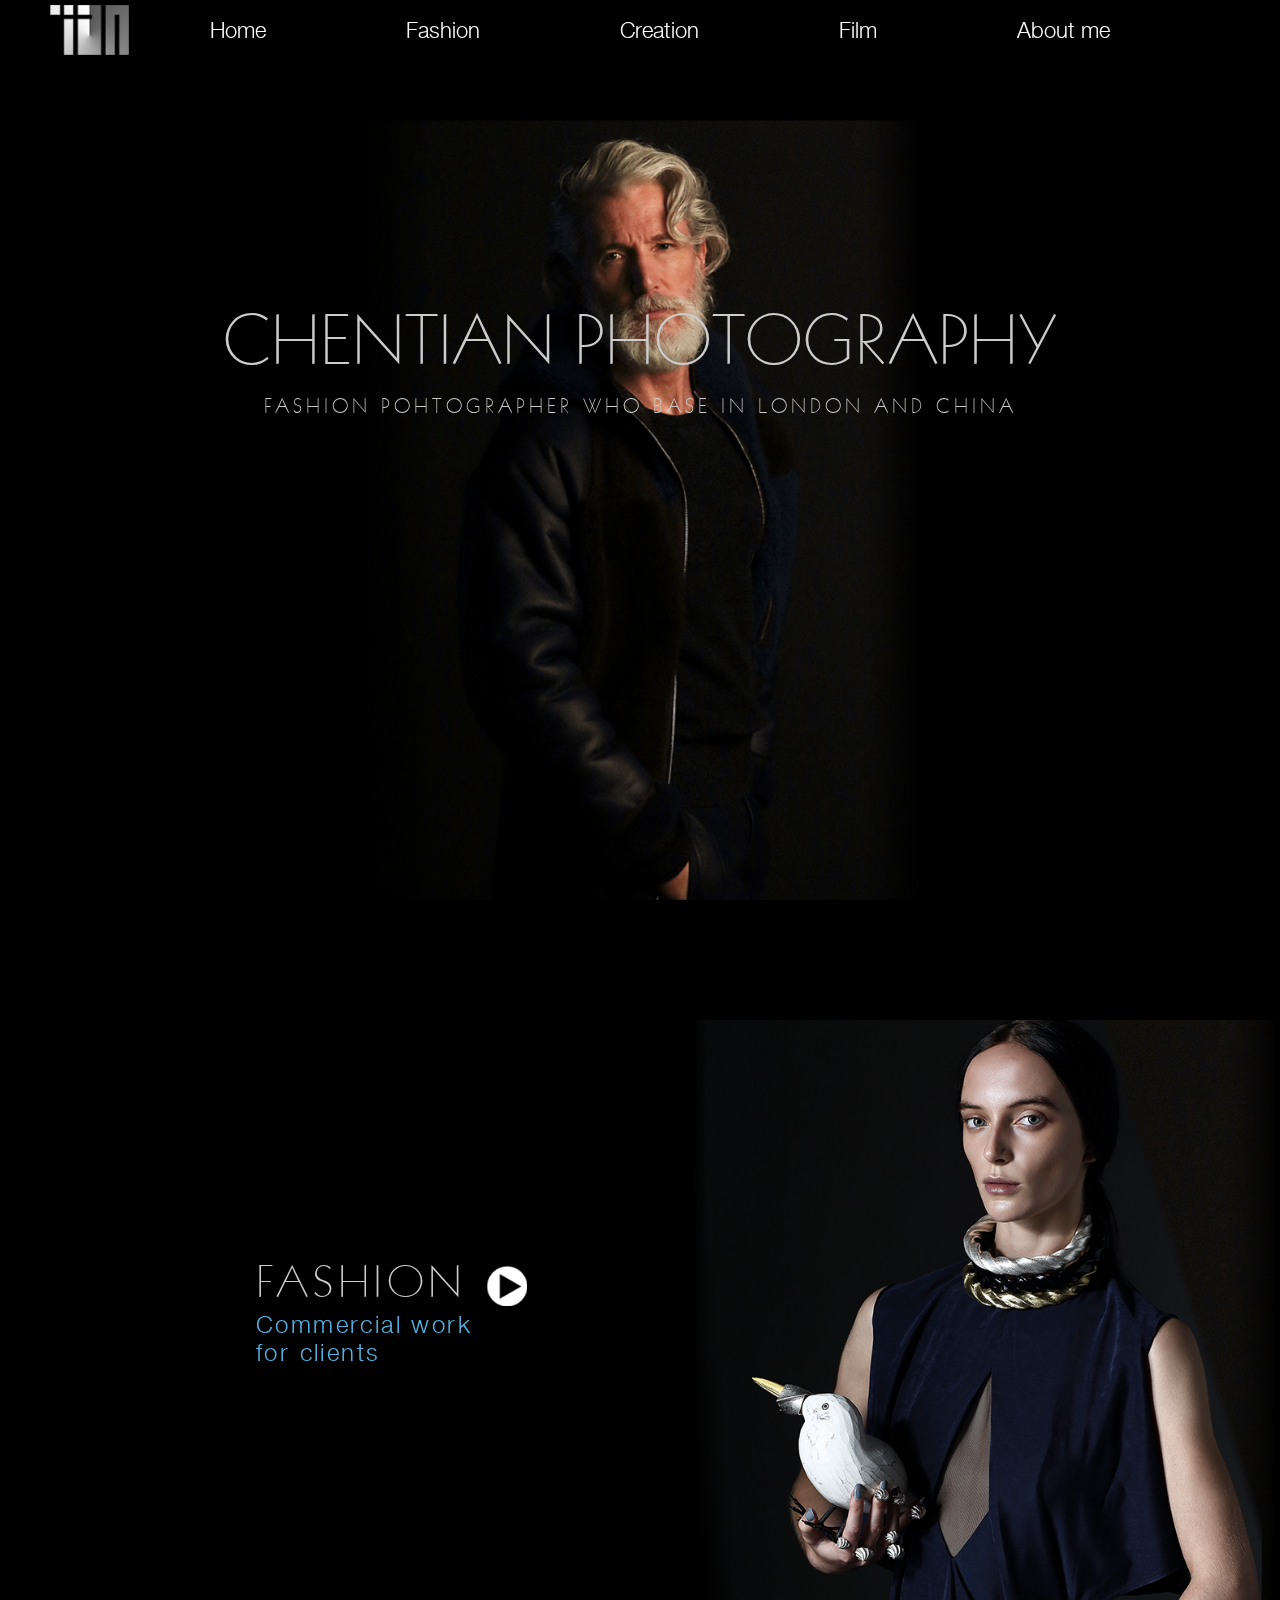
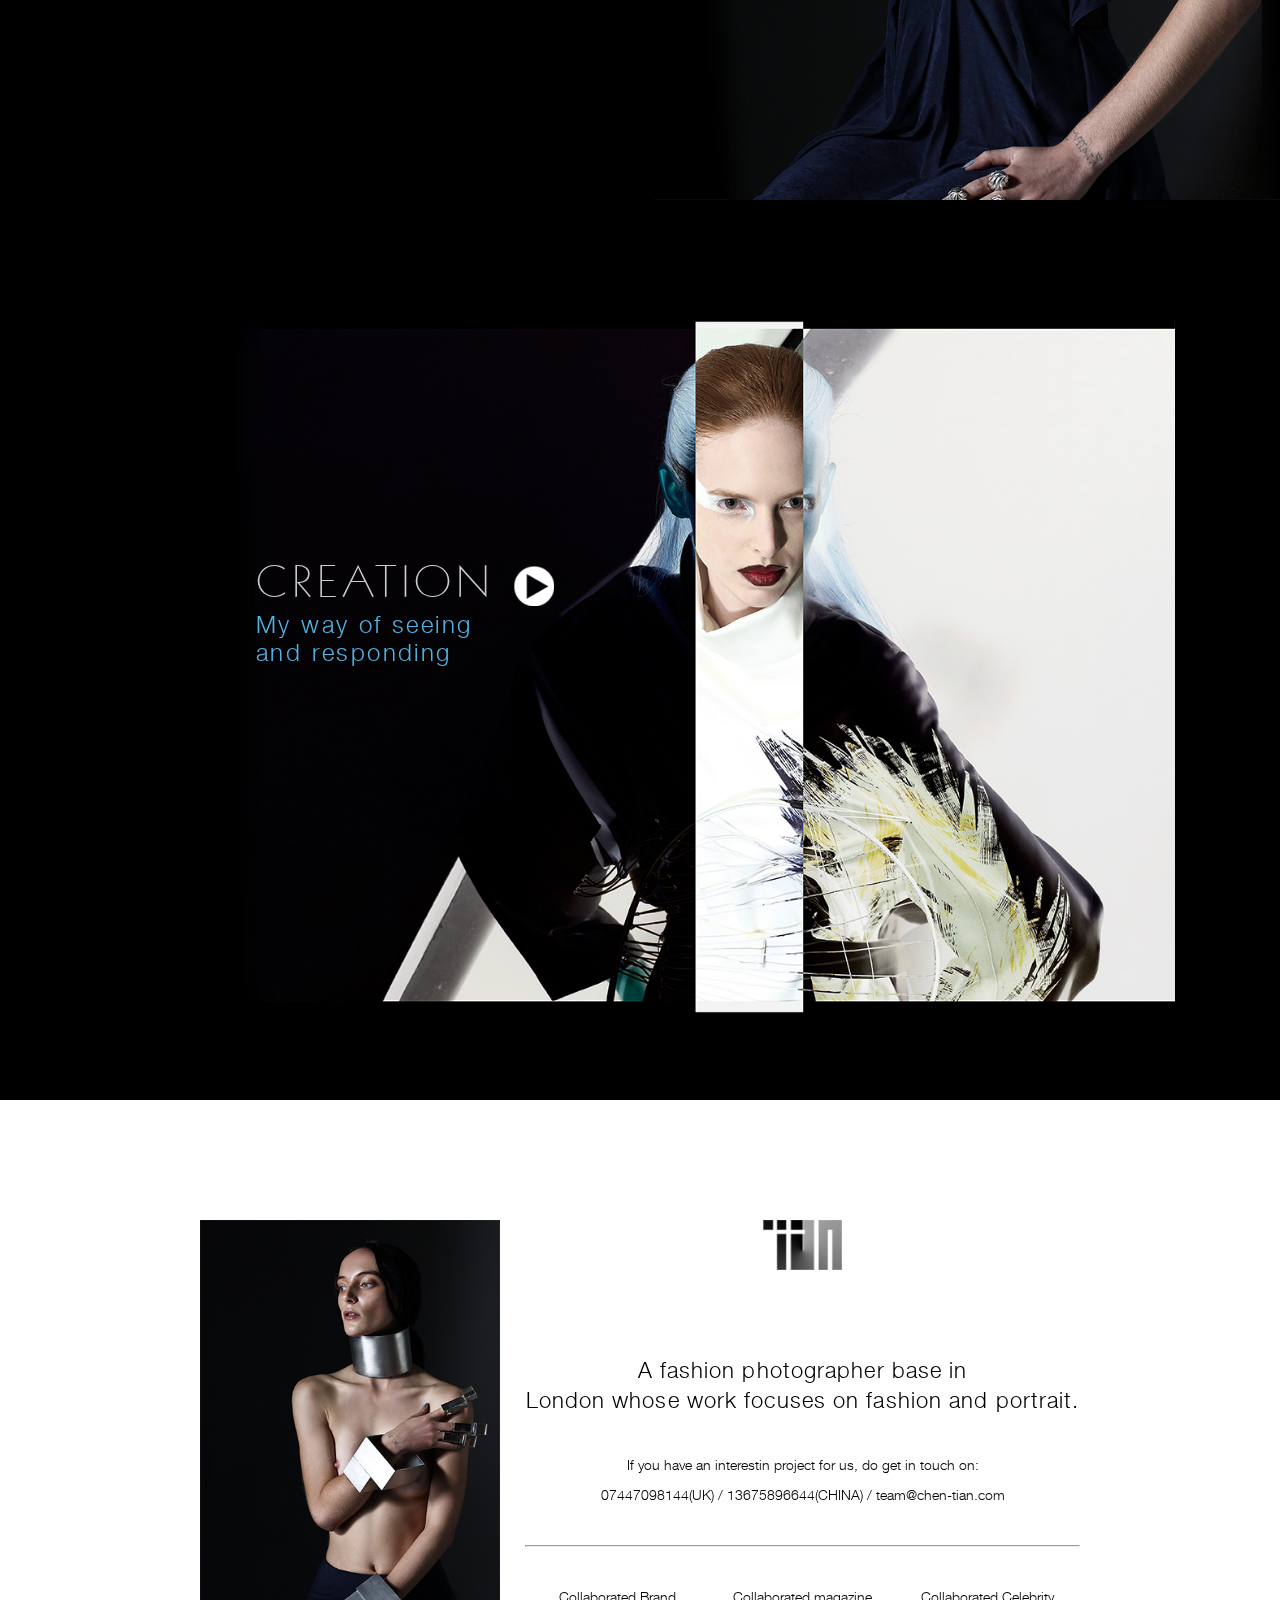
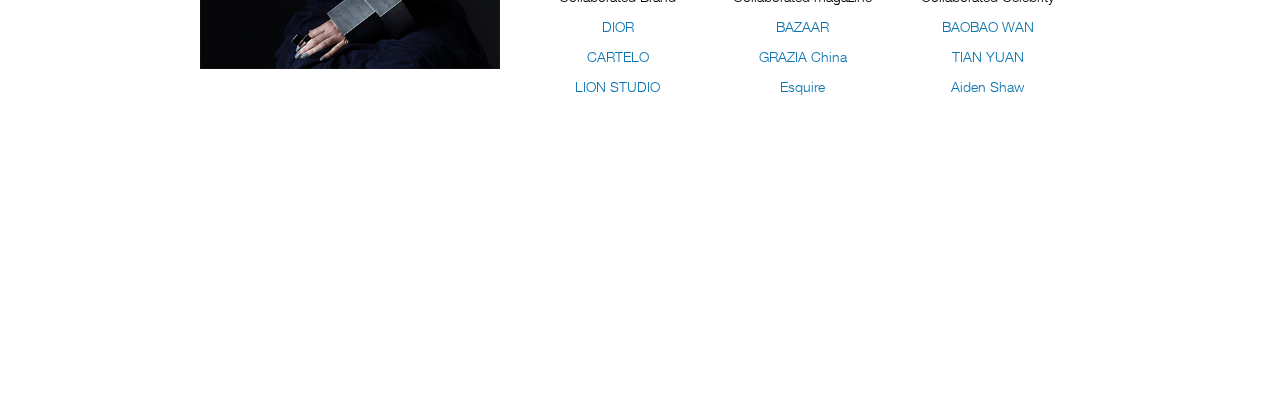
<file: index.html>
<!doctype html>
<head>
  <meta charset="utf-8">
  <title>ChenTian's studio</title>
  <meta name="keywords" content=""/>
  <meta name="description" content=""/>
  <!--[if lt IE 9]>
  <script src="js/html5shiv.min.js"></script>
  <![endif]-->
  <link rel="stylesheet" type="text/css" href="css/main.css"/>
  <script src="js/jquery/2.0.0/jquery.min.js"></script>
  <script src="js/index.js"></script>
</head>
<body>
  <header>
    <div class="g-hd">
      <h1 class="logo">
        <a href="/"><img id="logoImg" src="images/logo_white.png" alt="Tian Studio"/></a>
      </h1>
      <div class="nb">
        <ul class="nav f-cb" id="navList">
          <li><a href="/">Home</a></li>
          <li><a href="/fashion.html">Fashion</a></li>
          <li><a href="/creation.html">Creation</a></li>
          <li><a href="#">Film</a></li>
          <li><a href="/aboutme.html">About me</a></li>
        </ul>
        <!--
        <div class="curr curr-2 transform"></div>
        <div class="mask"></div>
        -->
      </div>
    </div>
  </header>
  <div class="g-doc" id="main_box">
    <div class="wrap m-home">
      <div class="bg" id="home"></div>
      <div class="cnt">
        <h1 class="name f-ff0">CHENTIAN PHOTOGRAPHY</h1>
        <h2 class="desc f-ff0">FASHION POHTOGRAPHER WHO BASE IN LONDON AND CHINA</h2>
      </div>
    </div>
    <div class="wrap m-fashion">
      <div class="bg" id="fashion"></div>
      <div class="cnt f-pr">
        <h2 class="name f-ff0">FASHION</h2>
        <p class="desc f-ff1">Commercial work<br/>for clients</p>
        <a class="play" href="./fashion.html">Play</a>
      </div>
    </div>
    <div class="wrap m-creation">
      <div class="bg" id="creation"></div>
      <div class="cnt f-pr">
        <h2 class="name f-ff0">CREATION</h2>
        <p class="desc f-ff1">My way of seeing<br/>and responding</p>
        <a class="play" href="./creation.html">Play</a>
      </div>
    </div>
    <div class="wrap m-aboutme">
      <div class="bg" id="aboutme"></div>
      <div class="cnt f-ff1">
        <h1 class="logo"><img src="images/logo_black.png" alt="Tian Studio"></h1>
        <p class="desc">A fashion photographer base in<br>London whose work focuses on fashion and portrait.</p>
        <p class="contact">If you have an interestin project for us, do get in touch on:<br>07447098144(UK) / 13675896644(CHINA) / team@chen-tian.com </p>
        <hr>
        <table class="coll">
          <thead>
            <tr>
              <th>Collaborated Brand</th>
              <th>Collaborated magazine</th>
              <th>Collaborated Celebrity</th>
            </tr>
          </thead>
          <tbody>
            <tr>
              <td>DIOR</td>
              <td>BAZAAR</td>
              <td>BAOBAO WAN</td>
            </tr>
            <tr>
              <td>CARTELO</td>
              <td>GRAZIA China</td>
              <td>TIAN YUAN</td>
            </tr>
            <tr>
              <td>LION STUDIO</td>
              <td>Esquire</td>
              <td>Aiden Shaw</td>
            </tr>
          </tbody>
        </table>
      </div>
    </div>
  </div>
</body>
</html>
</file>
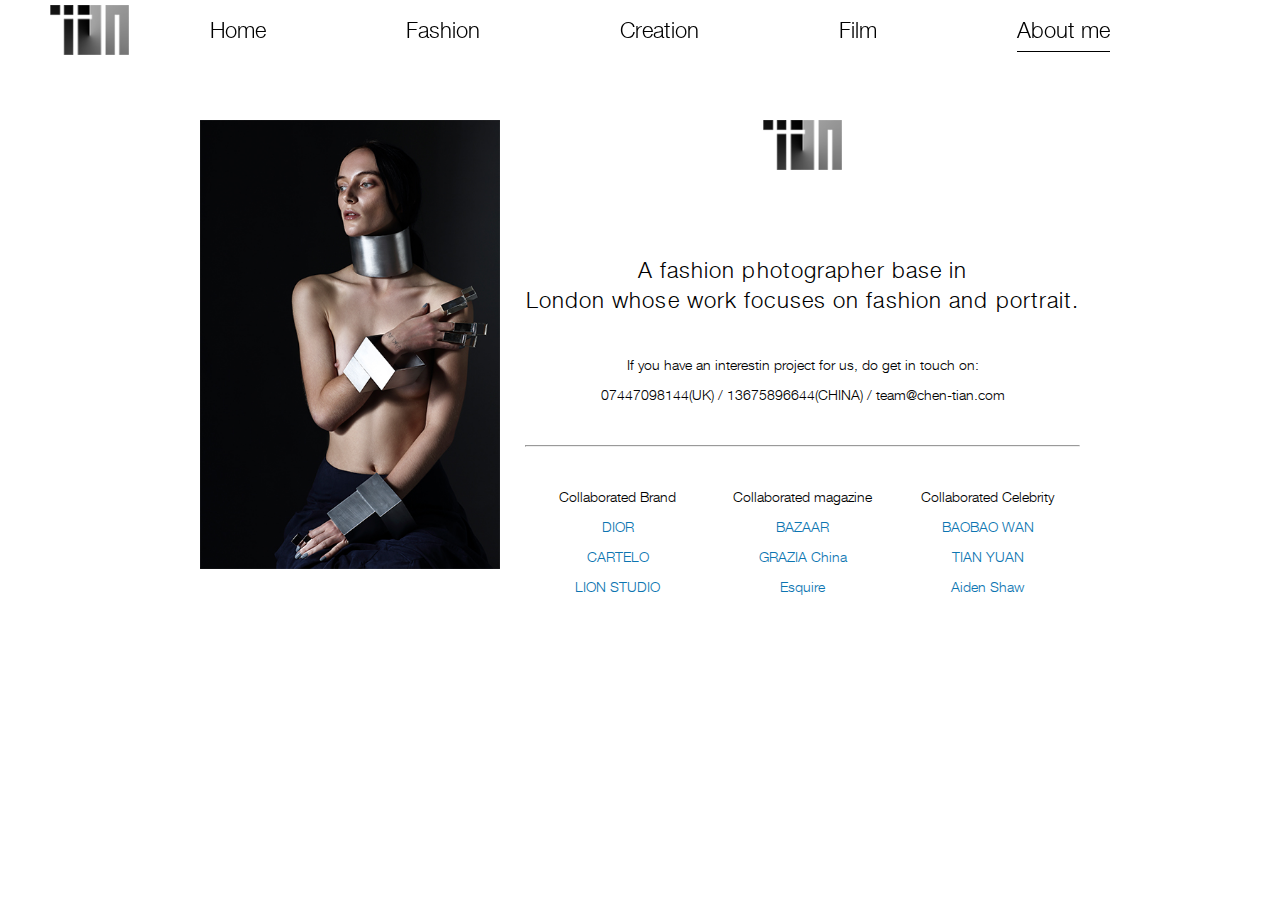
<file: aboutme.html>
<!doctype html>
<head>
  <meta charset="utf-8">
  <title>ChenTian's studio</title>
  <meta name="keywords" content=""/>
  <meta name="description" content=""/>
  <!--[if lt IE 9]>
  <script src="js/html5shiv.min.js"></script>
  <![endif]-->
  <link rel="stylesheet" type="text/css" href="css/main.css"/>
  <script src="js/jquery/2.0.0/jquery.min.js"></script>
  <script type="text/javascript">
  (function($){
    var clientWidth,
        clientHeight;

    $(document).ready(function(){
        setSize();
    });

    $(window).resize(function(){
        setSize();
    });

    function setSize(){
        clientWidth = $(window).width();
        clientHeight = $(window).height();
        $('.wrap').each(function(index){
            $(this).css({height:clientHeight});
        });
    }

    })(jQuery);
  </script>
</head>
<body>
  <header>
    <div class="g-hd">
      <h1 class="logo">
        <a href="/"><img id="logoImg" src="images/logo_black.png" alt="Tian Studio"/></a>
      </h1>
      <div class="nb">
        <ul class="nav nav1 f-cb" id="navList">
          <li><a href="/">Home</a></li>
          <li><a href="/fashion.html">Fashion</a></li>
          <li><a href="/creation.html">Creation</a></li>
          <li><a href="#">Film</a></li>
          <li><a href="/aboutme.html" class="curr">About me</a></li>
        </ul>
        <!--
        <div class="curr curr-2 transform"></div>
        <div class="mask"></div>
        -->
      </div>
    </div>
  </header>
  <div class="g-doc" id="main_box">
    <div class="wrap m-aboutme">
      <div class="bg" id="aboutme"></div>
      <div class="cnt f-ff1">
        <h1 class="logo"><img src="images/logo_black.png" alt="Tian Studio"></h1>
        <p class="desc">A fashion photographer base in<br>London whose work focuses on fashion and portrait.</p>
        <p class="contact">If you have an interestin project for us, do get in touch on:<br>07447098144(UK) / 13675896644(CHINA) / team@chen-tian.com </p>
        <hr>
        <table class="coll">
          <thead>
            <tr>
              <th>Collaborated Brand</th>
              <th>Collaborated magazine</th>
              <th>Collaborated Celebrity</th>
            </tr>
          </thead>
          <tbody>
            <tr>
              <td>DIOR</td>
              <td>BAZAAR</td>
              <td>BAOBAO WAN</td>
            </tr>
            <tr>
              <td>CARTELO</td>
              <td>GRAZIA China</td>
              <td>TIAN YUAN</td>
            </tr>
            <tr>
              <td>LION STUDIO</td>
              <td>Esquire</td>
              <td>Aiden Shaw</td>
            </tr>
          </tbody>
        </table>
      </div>
    </div>
  </div>
</body>
</html>
</file>
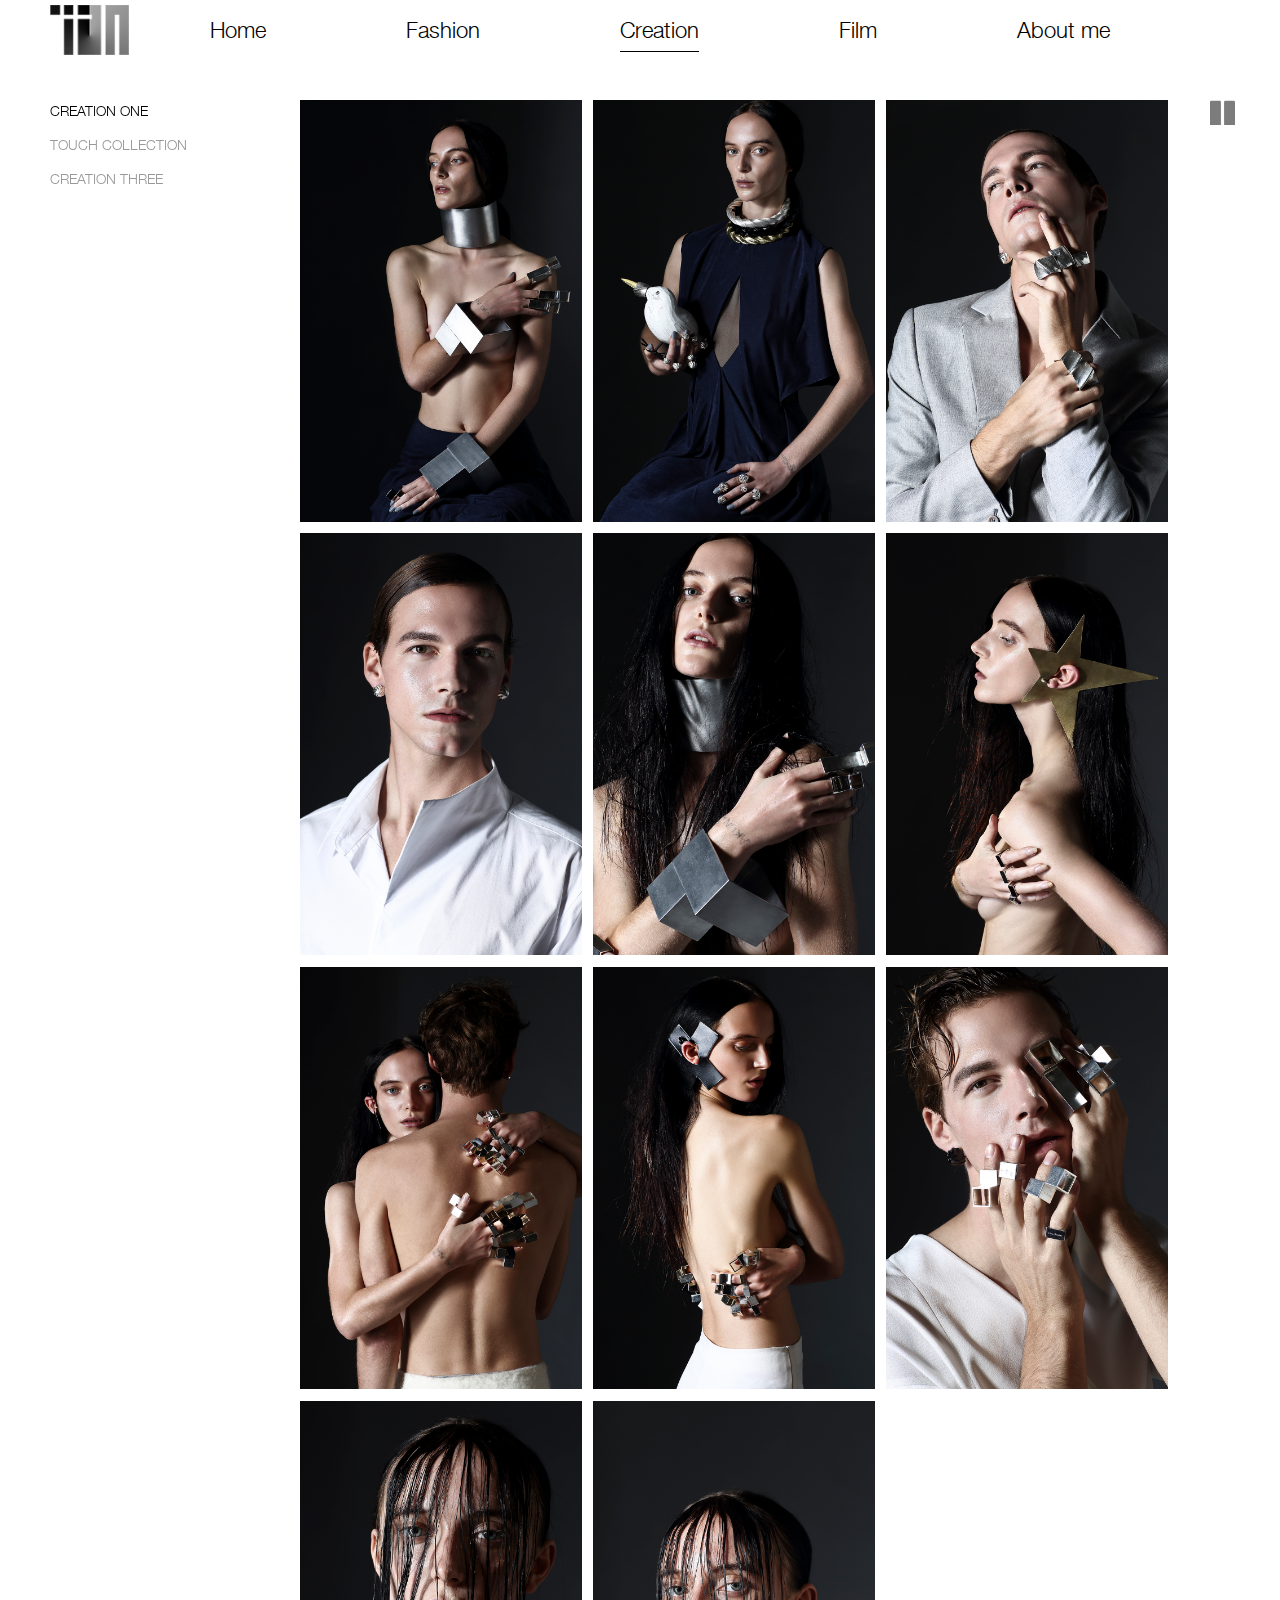
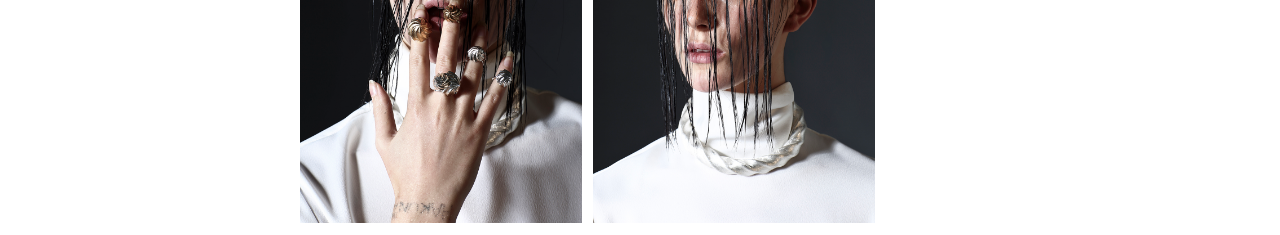
<file: creation.html>
<!doctype html>
<head>
  <meta charset="utf-8">
  <title>ChenTian's studio</title>
  <meta name="keywords" content=""/>
  <meta name="description" content=""/>
  <!--[if lt IE 9]>
  <script src="js/html5shiv.min.js"></script>
  <![endif]-->
  <link rel="stylesheet" type="text/css" href="./css/main.css"/>
  <link rel="stylesheet" type="text/css" href="./css/collection.css"/>
  <script src="./js/jquery/2.0.0/jquery.min.js"></script>
  <script src="./js/masonry.pkgd.min.js"></script>
  <script src="./js/imagesloaded.pkgd.min.js"></script>
  <script src="./js/collection.js"></script>
</head>
<body>
  <header>
    <div class="g-hd g-hd1">
      <h1 class="logo">
        <a href="/"><img id="logoImg" src="images/logo_black.png" alt="Tian Studio"/></a>
      </h1>
      <div class="nb">
        <ul class="nav nav1 f-cb" id="navList">
          <li><a href="/">Home</a></li>
          <li><a href="/fashion.html">Fashion</a></li>
          <li><a href="/creation.html" class="curr">Creation</a></li>
          <li><a href="/film.html">Film</a></li>
          <li><a href="/aboutme.html">About me</a></li>
        </ul>
        <!--
        <div class="curr curr-2 transform"></div>
        <div class="mask"></div>
        -->
      </div>
    </div>
  </header>
  <div class="g-doc1" id="main_box">
    <div class="cnt m-coll">
      <div class="mode">
        <a class="icon mode2" href="javascript:;" id="switch2Link"></a>
        <a class="icon mode6" href="javascript:;" id="switch6Link" style="display:none;"></a>
      </div>
      <div class="side">
        <!--
        <h2 class="ttl f-ff1">FASHION JEWELRY</h2>
        <p class="f-pr"><a class="btn" href="#">返回</a></p>
        -->
        <ul class="nav">
          <li><a href="#" class="curr">CREATION ONE</a></li>
          <li><a href="#">TOUCH COLLECTION</a></li>
          <li><a href="#">CREATION THREE</a></li>
        </ul>
      </div>
      <div class="status" id="loading"><img src="../images/loading.gif"></div>
      <div class="list grid" id="content">
         <div class="item">
            <img class="album-image " src="../images/fashion/small/01.jpg" data-img-width="1000" data-img-height="1500" />
          </div>
          <div class="item">
            <img class="album-image " src="../images/fashion/small/03.jpg" data-img-width="1000" data-img-height="1500" />
          </div>
          <div class="item">
            <img class="album-image " src="../images/fashion/small/04.jpg" data-img-width="1000" data-img-height="1500" />
          </div>
          <div class="item">
            <img class="album-image " src="../images/fashion/small/05.jpg" data-img-width="1000" data-img-height="1500" />
          </div>
          <div class="item">
            <img class="album-image " src="../images/fashion/small/06.jpg" data-img-width="1000" data-img-height="1500" />
          </div>
          <div class="item">
            <img class="album-image " src="../images/fashion/small/07.jpg" data-img-width="1000" data-img-height="1500" />
          </div>
          <div class="item">
            <img class="album-image " src="../images/fashion/small/08.jpg" data-img-width="1000" data-img-height="1500" />
          </div>
          <div class="item">
            <img class="album-image " src="../images/fashion/small/09.jpg" data-img-width="1000" data-img-height="1500" />
          </div>
          <div class="item">
            <img class="album-image " src="../images/fashion/small/10.jpg" data-img-width="1000" data-img-height="1500" />
          </div>
          <div class="item">
            <img class="album-image " src="../images/fashion/small/11.jpg" data-img-width="1000" data-img-height="1500" />
          </div>
          <div class="item">
            <img class="album-image " src="../images/fashion/small/12.jpg" data-img-width="1000" data-img-height="1500" />
          </div>
      </div>
      <div class="list single" id="container" style="display:none;">
        <div class="item itwo">
          <img class="img" src="../images/fashion/small/01.jpg" />
          <img class="img" src="../images/fashion/small/03.jpg" />
        </div>
        <div class="item itwo">
          <img class="img" src="../images/fashion/small/04.jpg" />
          <img class="img" src="../images/fashion/small/05.jpg" />
        </div>
        <div class="item itwo">
          <img class="img" src="../images/fashion/small/06.jpg" />
          <img class="img" src="../images/fashion/small/07.jpg" />
        </div>
        <div class="item">
          <img class="img" src="../images/fashion/small/08.jpg" />
        </div>
      </div>
    </div>
  </div>
</body>
</html>
</file>
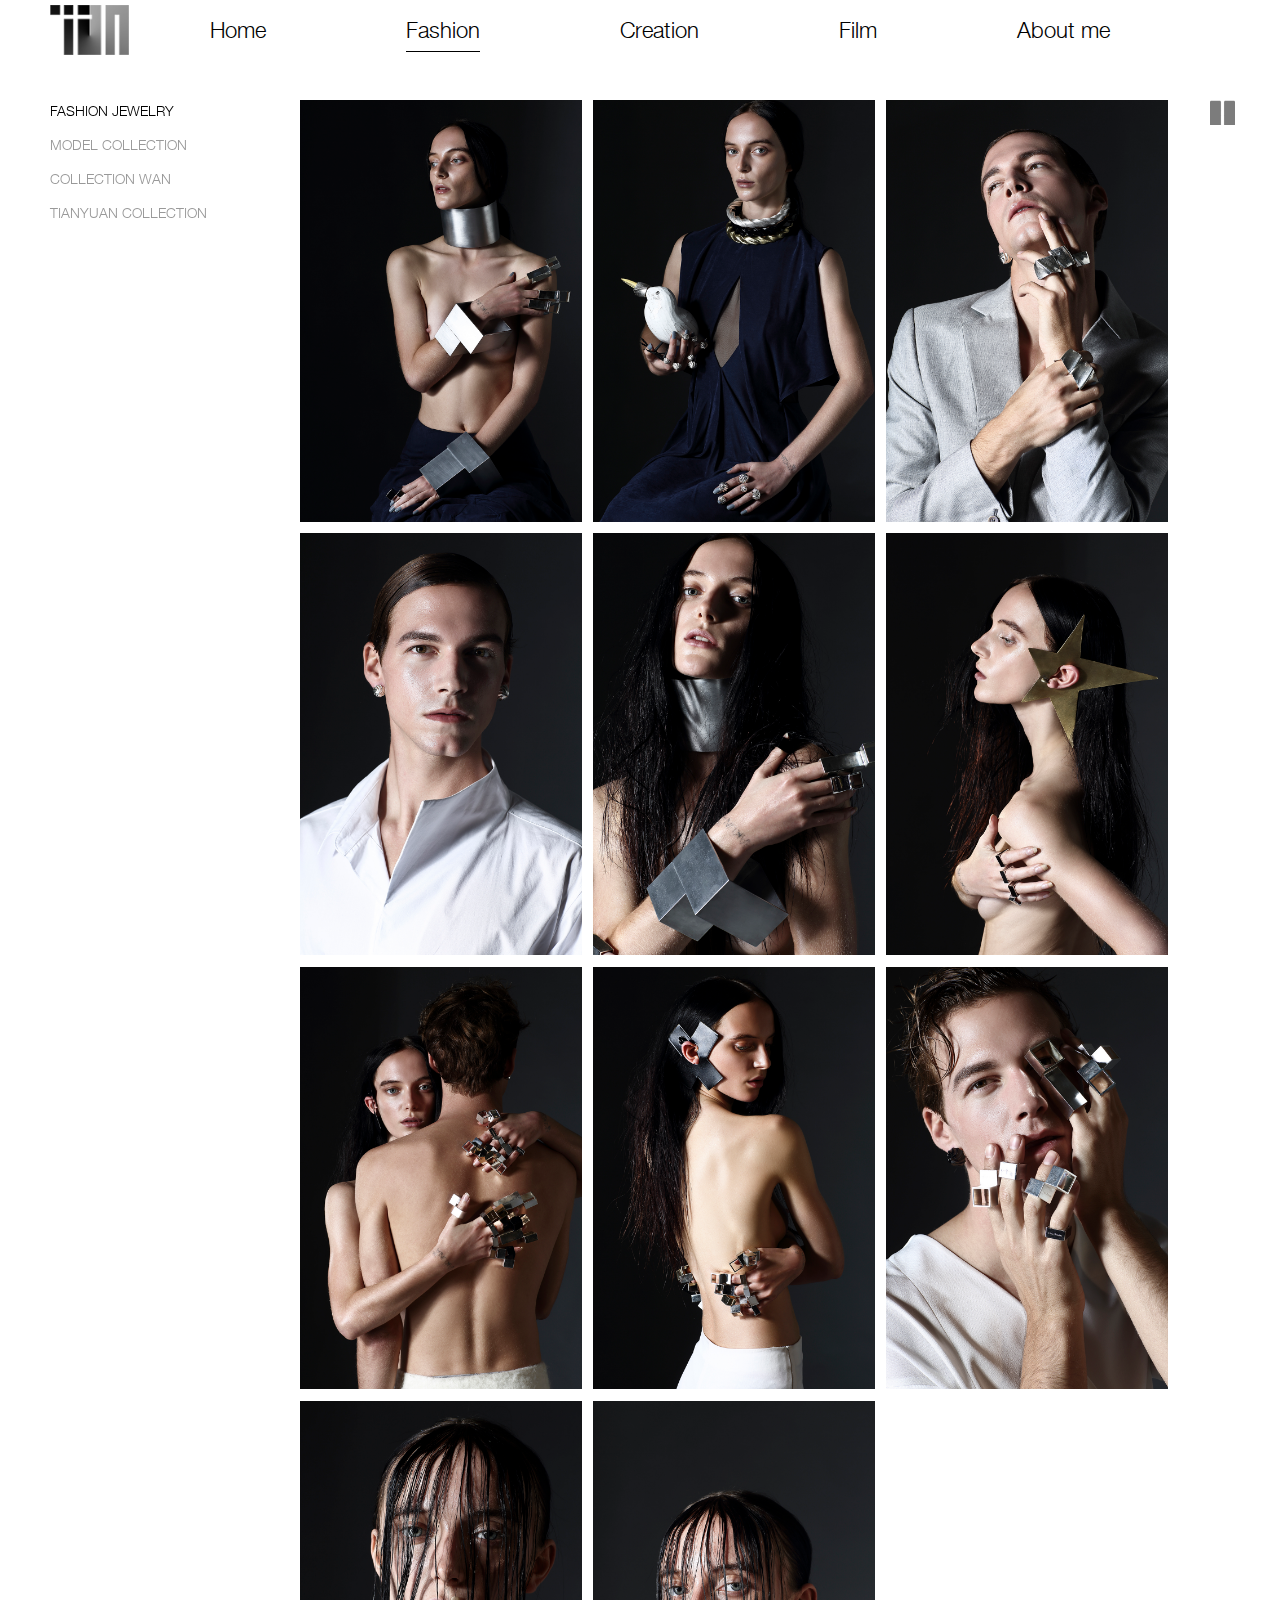
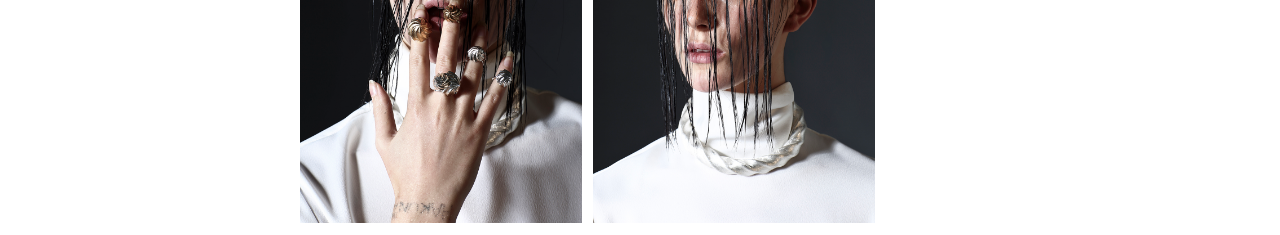
<file: fashion.html>
<!doctype html>
<head>
  <meta charset="utf-8">
  <title>ChenTian's studio</title>
  <meta name="keywords" content=""/>
  <meta name="description" content=""/>
  <!--[if lt IE 9]>
  <script src="js/html5shiv.min.js"></script>
  <![endif]-->
  <link rel="stylesheet" type="text/css" href="./css/main.css"/>
  <link rel="stylesheet" type="text/css" href="./css/collection.css"/>
  <script src="./js/jquery/2.0.0/jquery.min.js"></script>
  <script src="./js/masonry.pkgd.min.js"></script>
  <script src="./js/imagesloaded.pkgd.min.js"></script>
  <script src="./js/collection.js"></script>
</head>
<body>
  <header>
    <div class="g-hd g-hd1">
      <h1 class="logo">
        <a href="/"><img id="logoImg" src="images/logo_black.png" alt="Tian Studio"/></a>
      </h1>
      <div class="nb">
        <ul class="nav nav1 f-cb" id="navList">
          <li><a href="/">Home</a></li>
          <li><a href="/fashion.html" class="curr">Fashion</a></li>
          <li><a href="/creation.html">Creation</a></li>
          <li><a href="/film.html">Film</a></li>
          <li><a href="/aboutme.html">About me</a></li>
        </ul>
        <!--
        <div class="curr curr-2 transform"></div>
        <div class="mask"></div>
        -->
      </div>
    </div>
  </header>
  <div class="g-doc1" id="main_box">
    <div class="cnt m-coll">
      <div class="mode">
        <a class="icon mode2" href="javascript:;" id="switch2Link"></a>
        <a class="icon mode6" href="javascript:;" id="switch6Link" style="display:none;"></a>
      </div>
      <div class="side">
        <!--
        <h2 class="ttl f-ff1">FASHION JEWELRY</h2>
        <p class="f-pr"><a class="btn" href="#">返回</a></p>
        -->
        <ul class="nav">
          <li><a href="./fashion.html" class="curr">FASHION JEWELRY</a></li>
          <li><a href="./fashion.html">MODEL COLLECTION</a></li>
          <li><a href="#">COLLECTION WAN</a></li>
          <li><a href="#">TIANYUAN COLLECTION</a></li>
        </ul>
      </div>
      <div class="status" id="loading"><img src="../images/loading.gif"></div>
      <div class="list grid" id="content">
         <div class="item">
            <img class="album-image " src="../images/fashion/small/01.jpg" data-img-width="1000" data-img-height="1500" />
          </div>
          <div class="item">
            <img class="album-image " src="../images/fashion/small/03.jpg" data-img-width="1000" data-img-height="1500" />
          </div>
          <div class="item">
            <img class="album-image " src="../images/fashion/small/04.jpg" data-img-width="1000" data-img-height="1500" />
          </div>
          <div class="item">
            <img class="album-image " src="../images/fashion/small/05.jpg" data-img-width="1000" data-img-height="1500" />
          </div>
          <div class="item">
            <img class="album-image " src="../images/fashion/small/06.jpg" data-img-width="1000" data-img-height="1500" />
          </div>
          <div class="item">
            <img class="album-image " src="../images/fashion/small/07.jpg" data-img-width="1000" data-img-height="1500" />
          </div>
          <div class="item">
            <img class="album-image " src="../images/fashion/small/08.jpg" data-img-width="1000" data-img-height="1500" />
          </div>
          <div class="item">
            <img class="album-image " src="../images/fashion/small/09.jpg" data-img-width="1000" data-img-height="1500" />
          </div>
          <div class="item">
            <img class="album-image " src="../images/fashion/small/10.jpg" data-img-width="1000" data-img-height="1500" />
          </div>
          <div class="item">
            <img class="album-image " src="../images/fashion/small/11.jpg" data-img-width="1000" data-img-height="1500" />
          </div>
          <div class="item">
            <img class="album-image " src="../images/fashion/small/12.jpg" data-img-width="1000" data-img-height="1500" />
          </div>
      </div>
      <div class="list single" id="container" style="display:none;">
        <div class="item itwo">
          <img class="img" src="../images/fashion/small/01.jpg" />
          <img class="img" src="../images/fashion/small/03.jpg" />
        </div>
        <div class="item itwo">
          <img class="img" src="../images/fashion/small/04.jpg" />
          <img class="img" src="../images/fashion/small/05.jpg" />
        </div>
        <div class="item itwo">
          <img class="img" src="../images/fashion/small/06.jpg" />
          <img class="img" src="../images/fashion/small/07.jpg" />
        </div>
        <div class="item">
          <img class="img" src="../images/fashion/small/08.jpg" />
        </div>
      </div>
    </div>
  </div>
</body>
</html>
</file>
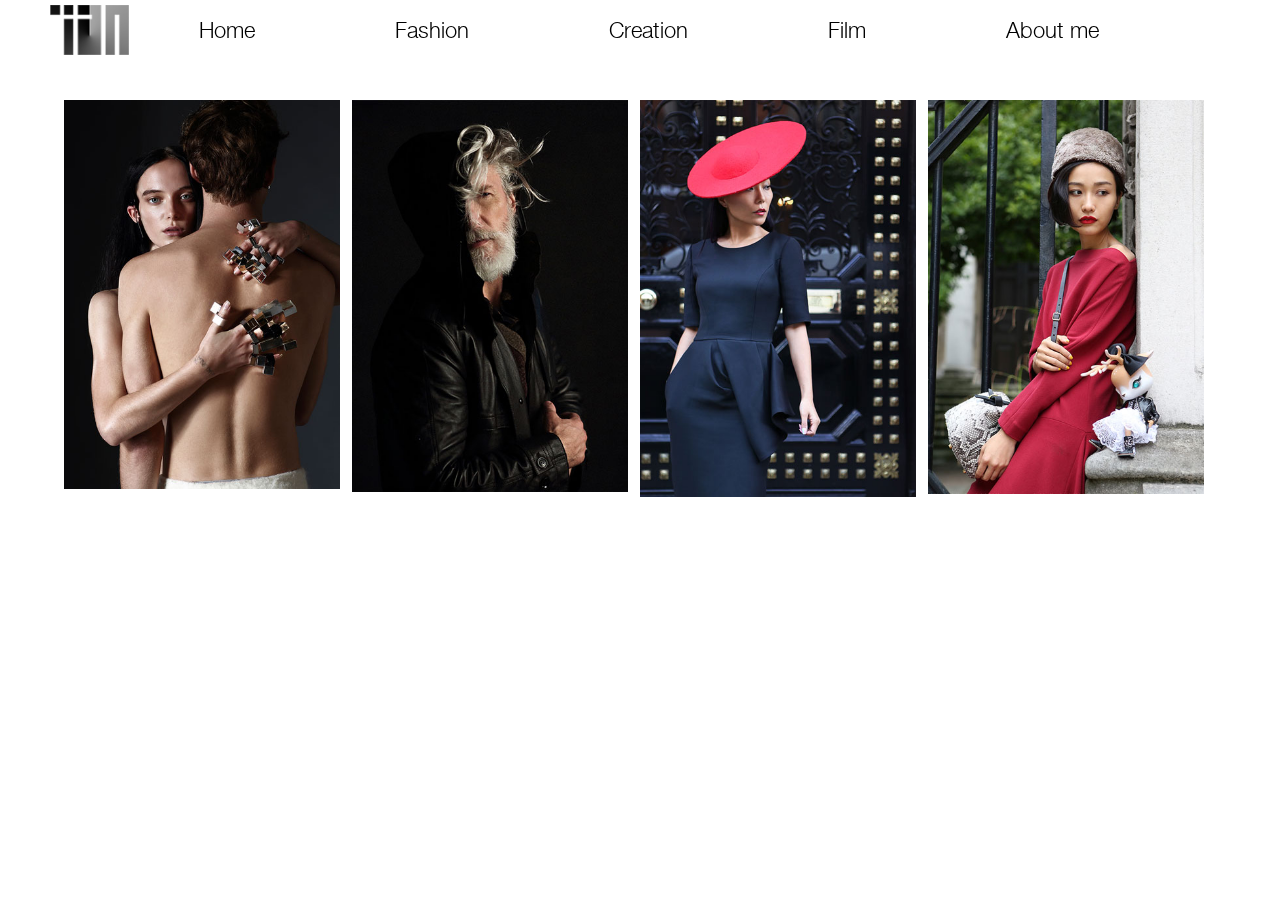
<file: fashion_new.html>
<!doctype html>
<head>
  <meta charset="utf-8">
  <title>ChenTian's studio</title>
  <meta name="keywords" content=""/>
  <meta name="description" content=""/>
  <!--[if lt IE 9]>
  <script src="js/html5shiv.min.js"></script>
  <![endif]-->
  <link rel="stylesheet" type="text/css" href="css/main.css"/>
  <script src="js/jquery/2.0.0/jquery.min.js"></script>
</head>
<body>
  <header>
    <div class="g-hd">
      <h1 class="logo"><img id="logoImg" src="images/logo_black.png" alt="Tian Studio"></h1>
      <ul class="nav nav1" id="navList">
        <li><a href="/">Home</a></li>
        <li><a href="/fashion.html">Fashion</a></li>
        <li><a href="/creation.html">Creation</a></li>
        <li><a href="/film.html">Film</a></li>
        <li><a href="/aboutme.html">About me</a></li>
      </ul>
    </div>
  </header>
  <div class="g-doc1" id="main_box">
    <div class="cnt">
      <ul class="m-album f-cb">
        <li class="item">
          <img src="./images/fashion/1.jpg">
          <a href="./fashion/jewelry.html"><div class="mask"><p class="title">FASHION JEWELRY</p></div></a>
        </li>
        <li class="item">
          <img src="./images/fashion/2.jpg">
          <a href="#"><div class="mask"><p class="title">MODEL COLLECTION</p></div></a>
        </li>
        <li class="item">
          <img src="./images/fashion/3.jpg">
          <a href="#"><div class="mask"><p class="title">COLLECTION WAN</p></div></a>
        </li>
        <li class="item">
          <img src="./images/fashion/4.jpg">
          <a href="#"><div class="mask"><p class="title">TIANYUAN COLLECTION</p></div></a>
        </li>
      </ul>
    </div>
  </div>
</body>
</html>
</file>
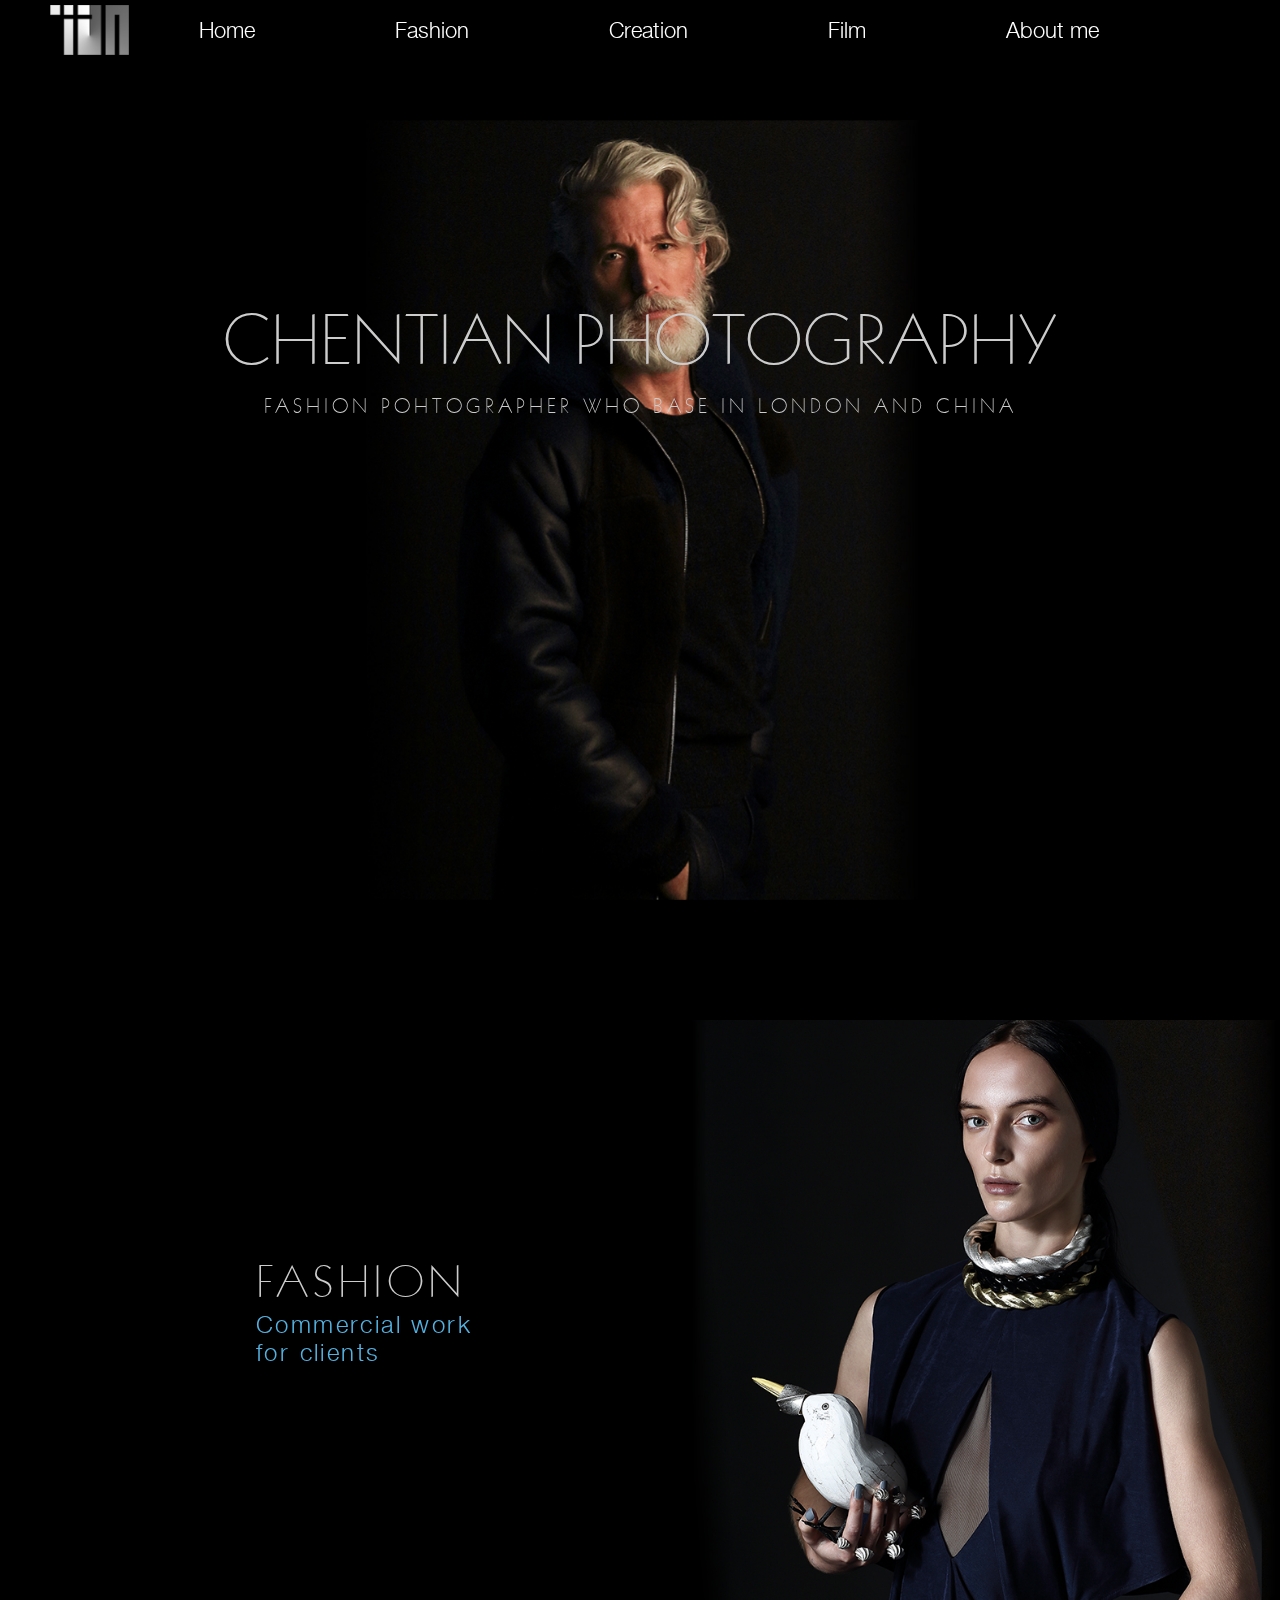
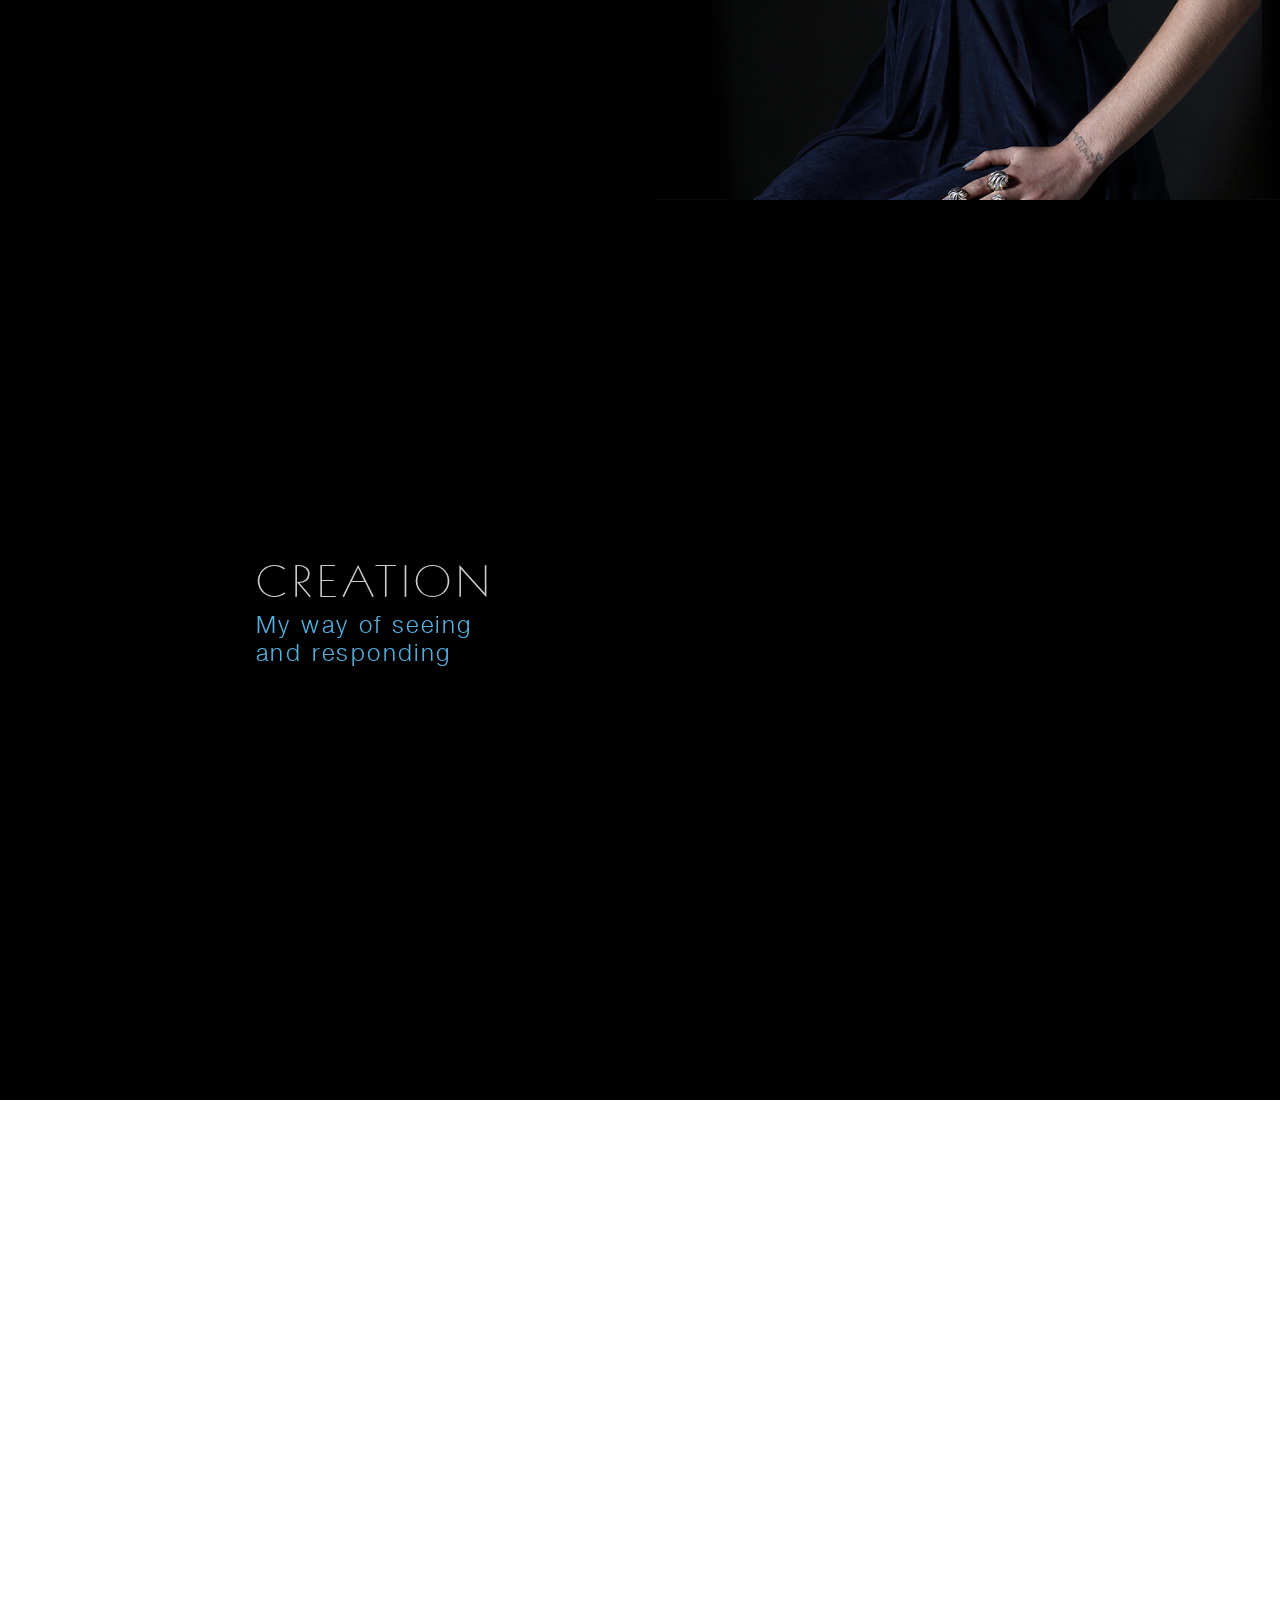
<file: test.html>
<!doctype html>
<head>
  <meta charset="utf-8">
  <title>ChenTian's studio</title>
  <meta name="keywords" content=""/>
  <meta name="description" content=""/>
  <!--[if lt IE 9]>
  <script src="js/html5shiv.min.js"></script>
  <![endif]-->
  <link rel="stylesheet" type="text/css" href="css/main.css"/>
  <script src="js/jquery/2.0.0/jquery.min.js"></script>
  <script src="js/index.js"></script>
</head>
<body>
  <header>
    <div class="g-hd">
      <h1 class="logo"><img src="images/logo_white.png" alt="Tian Studio"></h1>
      <ul class="nav">
        <li><a href="/">Home</a></li>
        <li><a href="/fashion.html">Fashion</a></li>
        <li><a href="/creation.html">Creation</a></li>
        <li><a href="/film.html">Film</a></li>
        <li><a href="/aboutme.html">About me</a></li>
      </ul>
    </div>
  </header>
  <div class="g-doc" id="main_box">
    <div class="wrap m-home">
      <div class="bg"></div>
      <div class="cnt">
        <h1 class="name f-ff0">CHENTIAN PHOTOGRAPHY</h1>
        <h2 class="desc f-ff0">FASHION POHTOGRAPHER WHO BASE IN LONDON AND CHINA</h2>
      </div>
    </div>
    <div class="wrap m-fashion">
      <div class="bg"></div>
      <div class="cnt">
        <h2 class="name f-ff0">FASHION</h2>
        <p class="desc f-ff1">Commercial work<br/>for clients</p>
      </div>
    </div>
    <div class="wrap m-creation">
      <div class="cnt">
        <h2 class="name f-ff0">CREATION</h2>
        <p class="desc f-ff1">My way of seeing<br/>and responding</p>
      </div>
    </div>
    <div class="wrap m-aboutme">
      <div class="cnt">
      </div>
    </div>
  </div>
</body>
</html>
</file>
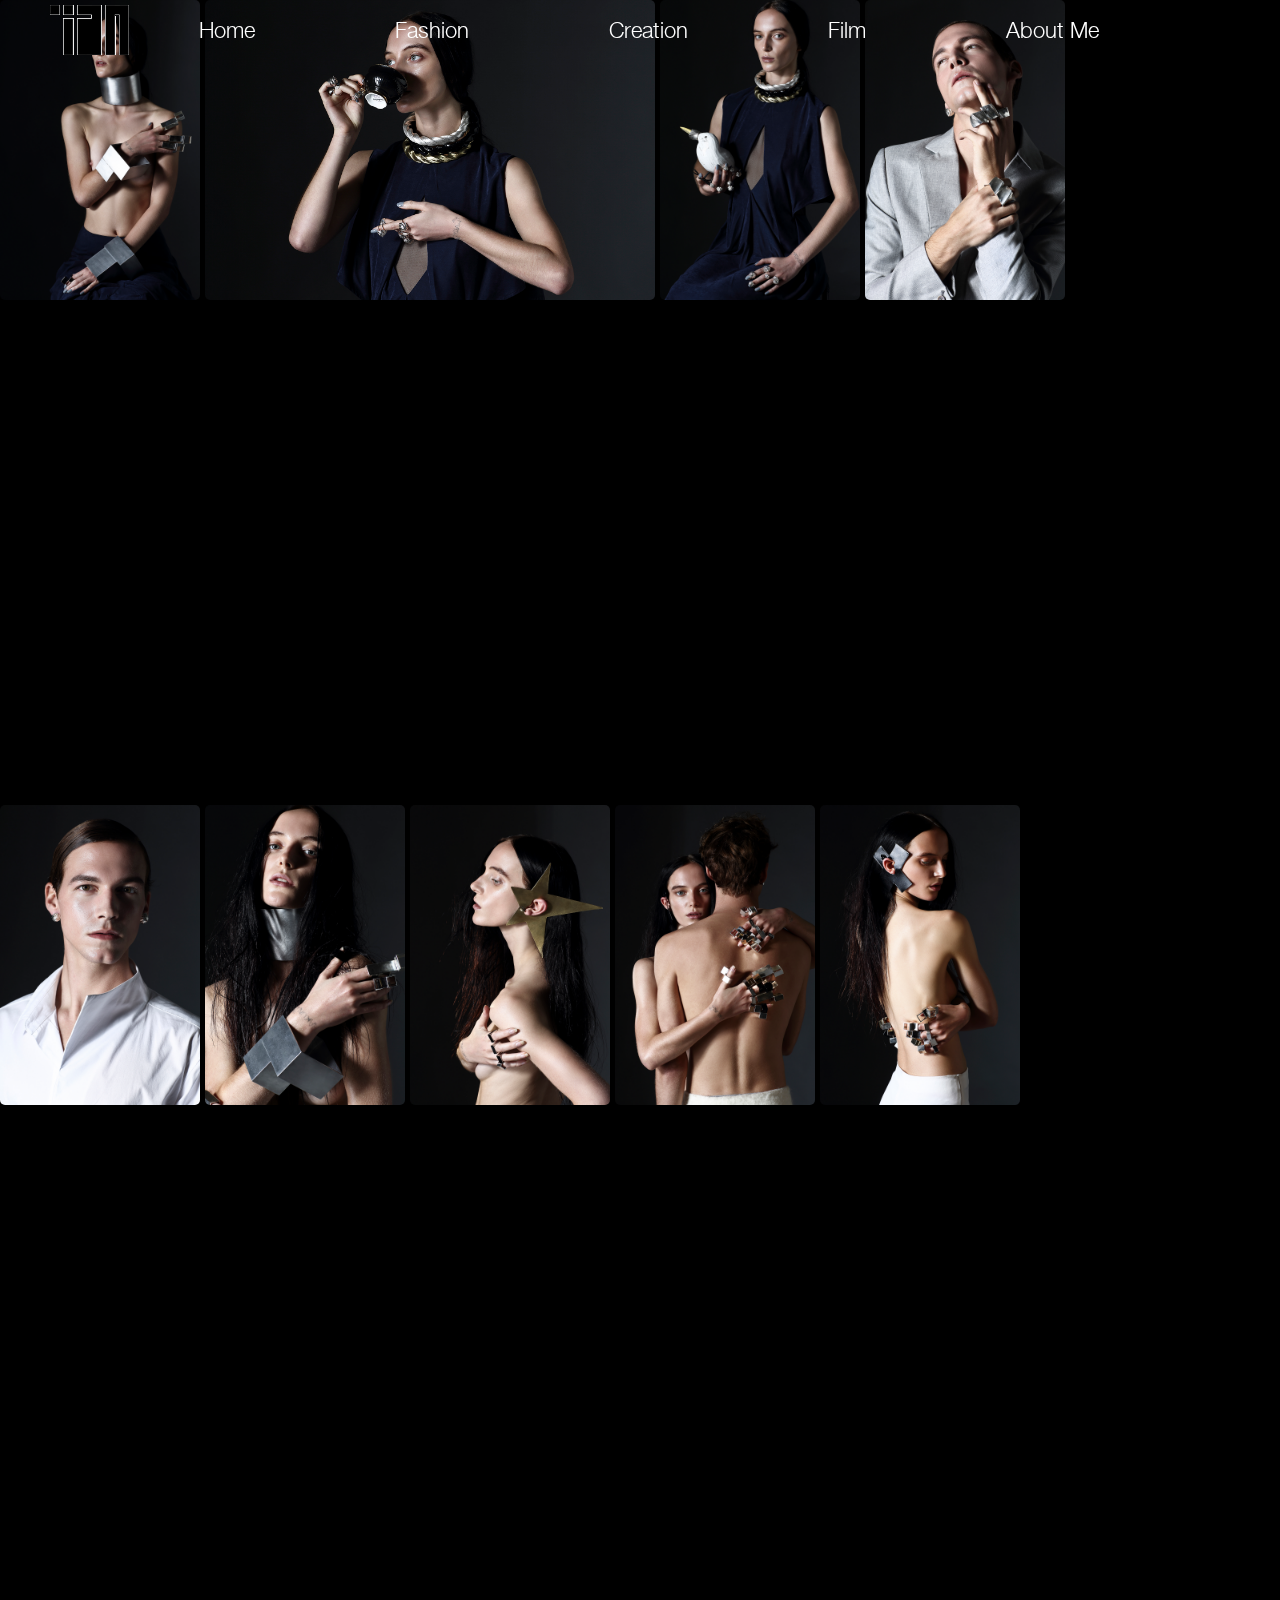
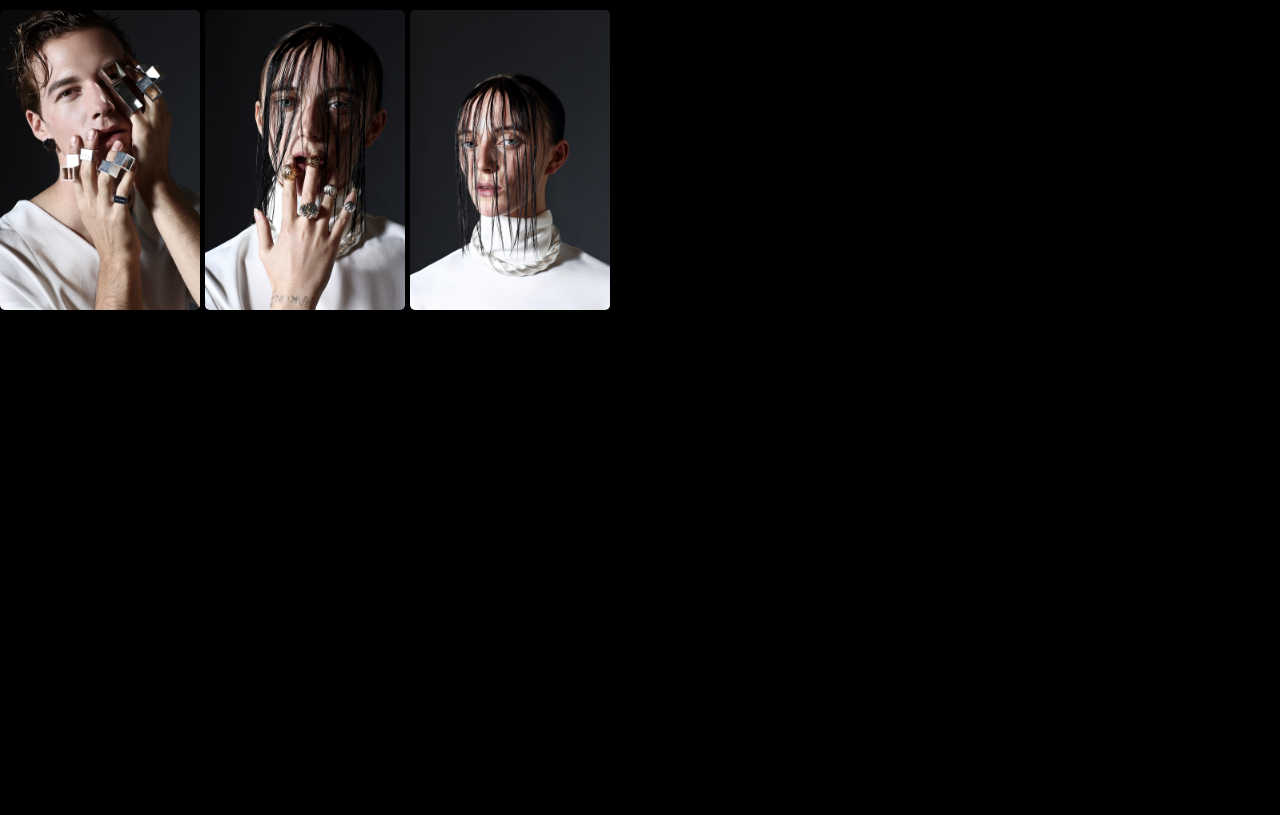
<file: fashion/jewelly.html>
<!doctype html>
<head>
  <meta charset="utf-8">
  <title>ChenTian's studio</title>
  <meta name="keywords" content=""/>
  <meta name="description" content=""/>
  <!--[if lt IE 9]>
  <script src="js/html5shiv.min.js"></script>
  <![endif]-->
  <link rel="stylesheet" type="text/css" href="/css/main.css"/>
  <script src="../js/jquery/2.0.0/jquery.min.js"></script>
  <script src="../js/masonry.pkgd.min.js"></script>
  <script src="../js/imagesloaded.pkgd.min.js"></script>
  <script src="../js/collection.js"></script>
  <style type="text/css">
  #container img {
    max-height: 300px;
    border-radius: 5px;
  }
  #container .item {
    display:block;
    height: 300px;
    min-width: 100px;
    display: block;
    float: left;
    list-style: none;
    margin: 0 5px 5px 0;
    background-color: black;
    background-position: center center;
    background-repeat: no-repeat;
    border-radius: 5px;
  }
  #container .item img{
  -webkit-transition: opacity 0.4s;
     -moz-transition: opacity 0.4s;
      -ms-transition: opacity 0.4s;
          transition: opacity 0.4s;
  }
  </style>
</head>
<body>
  <header>
    <div class="g-hd">
      <h1 class="logo"><img src="/images/logo.png" alt="Tian Studio"></h1>
      <ul class="nav">
        <li><a href="/">Home</a></li>
        <li><a href="/fashion.html">Fashion</a></li>
        <li><a href="/creation.html">Creation</a></li>
        <li><a href="/film.html">Film</a></li>
        <li><a href="/aboutme.html">About Me</a></li>
      </ul>
    </div>
  </header>
  <div class="g-doc" id="main_box">
    <div id="container" class="cnt" style="width:1200px;">
      <div class="item"><img src="../images/fashion/small/1.jpg"></div>
      <div class="item"><img src="../images/fashion/small/2.jpg"></div>
      <div class="item"><img src="../images/fashion/small/3.jpg"></div>
      <div class="item"><img src="../images/fashion/small/4.jpg"></div>
      <div class="item"><img src="../images/fashion/small/5.jpg"></div>
      <div class="item"><img src="../images/fashion/small/6.jpg"></div>
      <div class="item"><img src="../images/fashion/small/7.jpg"></div>
      <div class="item"><img src="../images/fashion/small/8.jpg"></div>
      <div class="item"><img src="../images/fashion/small/9.jpg"></div>
      <div class="item"><img src="../images/fashion/small/10.jpg"></div>
      <div class="item"><img src="../images/fashion/small/11.jpg"></div>
      <div class="item"><img src="../images/fashion/small/12.jpg"></div>
    </div>
    <script type="text/javascript">
    var g_data = [
      '../images/fashion/small/1.jpg',
      '../images/fashion/small/2.jpg',
      '../images/fashion/small/3.jpg',
      '../images/fashion/small/4.jpg',
      '../images/fashion/small/5.jpg',
      '../images/fashion/small/6.jpg',
      '../images/fashion/small/7.jpg',
      '../images/fashion/small/8.jpg',
      '../images/fashion/small/9.jpg',
      '../images/fashion/small/10.jpg',
      '../images/fashion/small/11.jpg',
      '../images/fashion/small/12.jpg'
    ];
    //var $container = $('#container');
    // initialize Masonry after all images have loaded  
    //$container.imagesLoaded( function() {
    //  $container.masonry();
    //});
    </script>
  </div>
</body>
</html>
</file>
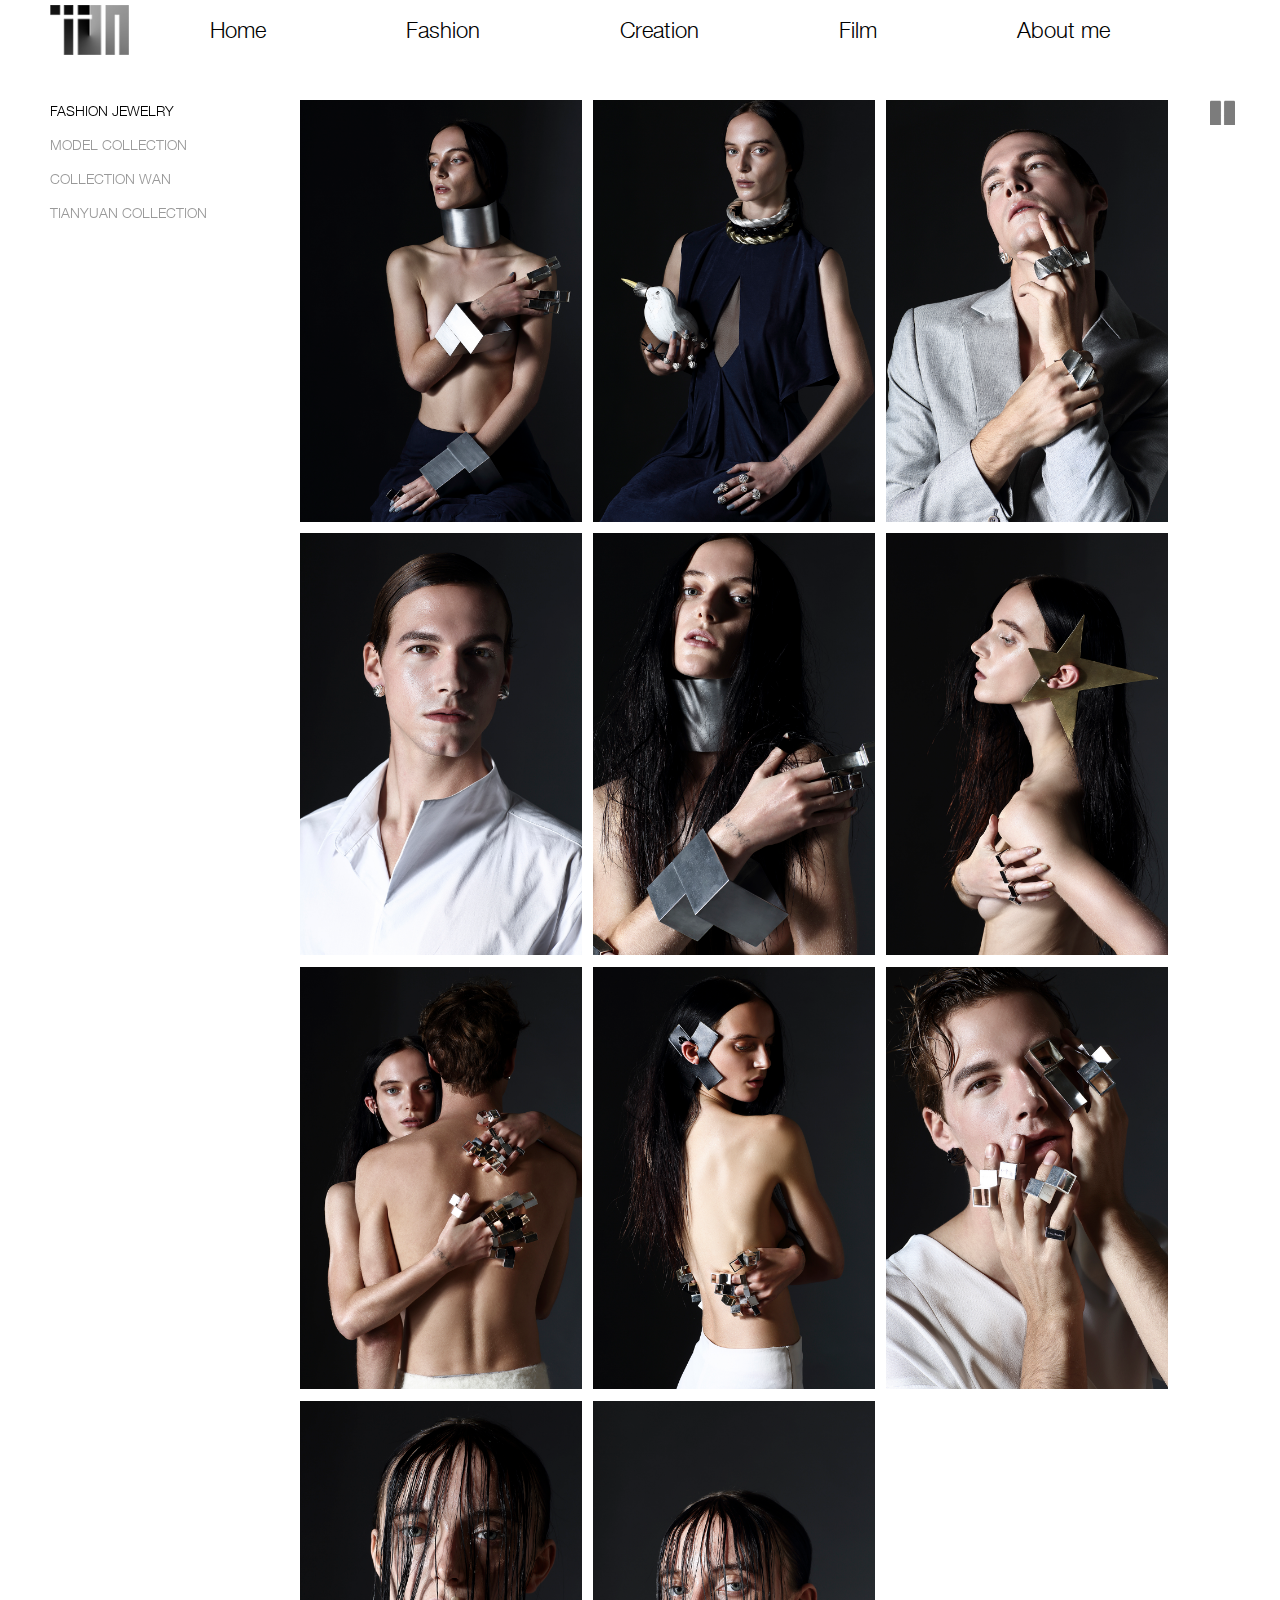
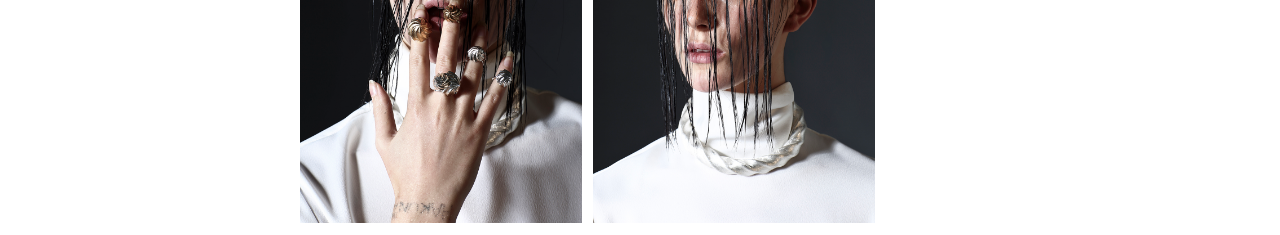
<file: fashion/jewelry.html>
<!doctype html>
<head>
  <meta charset="utf-8">
  <title>ChenTian's studio</title>
  <meta name="keywords" content=""/>
  <meta name="description" content=""/>
  <!--[if lt IE 9]>
  <script src="js/html5shiv.min.js"></script>
  <![endif]-->
  <link rel="stylesheet" type="text/css" href="../css/main.css"/>
  <link rel="stylesheet" type="text/css" href="../css/collection.css"/>
  <script src="../js/jquery/2.0.0/jquery.min.js"></script>
  <script src="../js/masonry.pkgd.min.js"></script>
  <script src="../js/imagesloaded.pkgd.min.js"></script>
  <script src="../js/collection.js"></script>
</head>
<body>
  <header>
    <div class="g-hd g-hd1">
      <h1 class="logo"><img id="logoImg" src="../images/logo_black.png" alt="Tian Studio"></h1>
      <div class="nb">
        <ul class="nav nav1 f-cb" id="navList">
          <li><a href="/">Home</a></li>
          <li><a href="/fashion/jewelry.html">Fashion</a></li>
          <li><a href="/creation.html">Creation</a></li>
          <li><a href="/film.html">Film</a></li>
          <li><a href="/aboutme.html">About me</a></li>
        </ul>
        <!--
        <div class="curr curr-2 transform"></div>
        <div class="mask"></div>
        -->
      </div>
    </div>
  </header>
  <div class="g-doc1" id="main_box">
    <div class="cnt m-coll">
      <div class="mode">
        <a class="icon mode2" href="javasscript:;" id="switch2Link"></a>
        <a class="icon mode6" href="javasscript:;" id="switch6Link" style="display:none;"></a>
      </div>
      <div class="side">
        <!--
        <h2 class="ttl f-ff1">FASHION JEWELRY</h2>
        <p class="f-pr"><a class="btn" href="#">返回</a></p>
        -->
        <ul class="nav">
          <li><a href="#" class="curr">FASHION JEWELRY</a></li>
          <li><a href="#">MODEL COLLECTION</a></li>
          <li><a href="#">COLLECTION WAN</a></li>
          <li><a href="#">TIANYUAN COLLECTION</a></li>
        </ul>
      </div>
      <div class="list grid" id="content">
        <div class="status" id="loading"><img src="../images/loading.gif"></div>
         <div class="item">
            <img class="album-image " src="../images/fashion/small/01.jpg" data-img-width="1000" data-img-height="1500" />
          </div>
          <div class="item">
            <img class="album-image " src="../images/fashion/small/03.jpg" data-img-width="1000" data-img-height="1500" />
          </div>
          <div class="item">
            <img class="album-image " src="../images/fashion/small/04.jpg" data-img-width="1000" data-img-height="1500" />
          </div>
          <div class="item">
            <img class="album-image " src="../images/fashion/small/05.jpg" data-img-width="1000" data-img-height="1500" />
          </div>
          <div class="item">
            <img class="album-image " src="../images/fashion/small/06.jpg" data-img-width="1000" data-img-height="1500" />
          </div>
          <div class="item">
            <img class="album-image " src="../images/fashion/small/07.jpg" data-img-width="1000" data-img-height="1500" />
          </div>
          <div class="item">
            <img class="album-image " src="../images/fashion/small/08.jpg" data-img-width="1000" data-img-height="1500" />
          </div>
          <div class="item">
            <img class="album-image " src="../images/fashion/small/09.jpg" data-img-width="1000" data-img-height="1500" />
          </div>
          <div class="item">
            <img class="album-image " src="../images/fashion/small/10.jpg" data-img-width="1000" data-img-height="1500" />
          </div>
          <div class="item">
            <img class="album-image " src="../images/fashion/small/11.jpg" data-img-width="1000" data-img-height="1500" />
          </div>
          <div class="item">
            <img class="album-image " src="../images/fashion/small/12.jpg" data-img-width="1000" data-img-height="1500" />
          </div>
      </div>
      <div class="list single" id="container" style="display:none;">
        <div class="item itwo">
          <img class="img" src="../images/fashion/small/01.jpg" />
          <img class="img" src="../images/fashion/small/03.jpg" />
        </div>
        <!--
        <div class="item">
          <img class="img" src="../images/fashion/small/02.jpg" />
        </div>
      -->
        <div class="item itwo">
          <img class="img" src="../images/fashion/small/04.jpg" />
          <img class="img" src="../images/fashion/small/05.jpg" />
        </div>
        <div class="item itwo">
          <img class="img" src="../images/fashion/small/06.jpg" />
          <img class="img" src="../images/fashion/small/07.jpg" />
        </div>
        <div class="item">
          <img class="img" src="../images/fashion/small/08.jpg" />
        </div>
      </div>
    </div>
  </div>
  <script type="text/javascript">
  var g_data = [
    '../images/fashion/small/1.jpg',
    '../images/fashion/small/2.jpg',
    '../images/fashion/small/3.jpg',
    '../images/fashion/small/4.jpg',
    '../images/fashion/small/5.jpg',
    '../images/fashion/small/6.jpg',
    '../images/fashion/small/7.jpg',
    '../images/fashion/small/8.jpg',
    '../images/fashion/small/9.jpg',
    '../images/fashion/small/10.jpg',
    '../images/fashion/small/11.jpg',
    '../images/fashion/small/12.jpg'
  ];
  </script>
</body>
</html>
</file>
<file: css/main.css>
/* font */
@font-face {
    font-family: '432-cai978regular';
    src: url('./font/432-cai978-webfont.eot');
    src: url('./font/432-cai978-webfont.eot?#iefix') format('embedded-opentype'),
         url('./font/432-cai978-webfont.woff2') format('woff2'),
         url('./font/432-cai978-webfont.woff') format('woff'),
         url('./font/432-cai978-webfont.ttf') format('truetype'),
         url('./font/432-cai978-webfont.svg#432-cai978regular') format('svg');
    font-weight: normal;
    font-style: normal;
}
@font-face {
    font-family: 'Helvetica Light';
    src: url('./font/helveticaneue-light-webfont.eot');
    src: url('./font/helveticaneue-light-webfont.eot?#iefix') format('embedded-opentype'),
         /*url('./font/helveticaneue-light-webfont.woff2') format('woff2'),*/
         url('./font/helveticaneue-light-webfont.woff') format('woff'),
         url('./font/helveticaneue-light-webfont.ttf') format('truetype'),
         url('./font/helveticaneue-light-webfont.svg#Helvetica Light') format('svg');
    font-weight: normal;
    font-style: normal;
}
/* reset */
html,body,h1,h2,h3,h4,h5,h6,div,dl,dt,dd,ul,ol,li,p,blockquote,pre,hr,figure,table,caption,th,td,form,fieldset,legend,input,button,textarea,menu{margin:0;padding:0;}
header,footer,section,article,aside,nav,hgroup,address,figure,figcaption,menu,details{display:block;}
table{border-collapse:collapse;border-spacing:0;}
caption,th{text-align:left;font-weight:normal;}
html,body,fieldset,img,iframe,abbr{border:0;}
i,cite,em,var,address,dfn{font-style:normal;}
[hidefocus],summary{outline:0;}
li{list-style:none;}
h1,h2,h3,h4,h5,h6,small{font-size:100%;}
sup,sub{font-size:83%;}
pre,code,kbd,samp{font-family:inherit;}
q:before,q:after{content:none;}
textarea{overflow:auto;resize:none;}
label,summary{cursor:default;}
a,button{cursor:pointer;}
h1,h2,h3,h4,h5,h6,em,strong,b{font-weight:bold;}
del,ins,u,s,a,a:hover{text-decoration:none;}
body,textarea,input,button,select,keygen,legend{font:12px/1.14 arial,\5b8b\4f53;color:#333;outline:0;}
body{background:#fff;}
a,a:hover{color:#333;}
/* function */
.f-cb:after,.f-cbli li:after{display:block;clear:both;visibility:hidden;height:0;overflow:hidden;content:".";}
.f-cb,.f-cbli li{zoom:1;}
.f-ib{display:inline-block;*display:inline;*zoom:1;}
.f-dn{display:none;}
.f-db{display:block;}
.f-fl{float:left;}
.f-fr{float:right;}
.f-pr{position:relative;}
.f-prz{position:relative;zoom:1;}
.f-oh{overflow:hidden;}
.f-ff0{font-family:'432-cai978regular';}
.f-ff1{font-family:'Helvetica Light';}
.f-usn{-webkit-user-select:none;-moz-user-select:none;-ms-user-select:none;-o-user-select:none;user-select:none;}


/* main */
body{font-family:Arial,sans-serif;-webkit-text-size-adjust:none;}
h1,h2{font-weight:normal;}
.g-bd{background-color:#000;}
.g-hd{position:fixed;z-index:999;top:0;left:0;width:100%;height:60px;background:rgba(255,255,255,0);}
.g-hd .logo{float:left;margin-top:5px;margin-left:50px;}
.g-hd .logo a,.g-hd .logo img{display:block;width:79px;height:50px;}
.g-hd .nb{position:relative;float:right;margin-right:100px;}
.g-hd .line{border-bottom:1px solid #828282;}
.g-hd .nav{list-style:none;}
.g-hd .nav li,.g-hd .nav a{position:relative;display:block;float:left;height:60px;line-height:60px;}
.g-hd .nav li{padding:0 70px;}
.g-hd .nav a{color:#fff;font-size:22px;font-family:'Helvetica Light';
    -webkit-transition:3s;
       -moz-transition:3s;
         -o-transition:3s;
            transition:3s;
}
.g-hd .nav a:after{content:'';position:absolute;bottom:8px;left:0;width:100%;height:1px;background:#fff;z-index:999;
    -webkit-transition:opacity .3s;
       -moz-transition:opacity .3s;
         -o-transition:opacity .3s;
            transition:opacity .3s;
               opacity:0;
}
.g-hd .nav a:hover:after,.g-hd .nav a.curr:after{opacity:1;}
.g-hd .nav1 a{color:#000;}
.g-hd .nav1 a:after{background:#000;}

.g-doc{background-color:#000;overflow-y:hidden;}
.g-doc .wrap{width:100%;overflow:hidden;color:#ccc;}
.g-doc .play{display:block;position:absolute;width:40px;height:40px;text-indent:-9999px;background:url(../images/icon.png) no-repeat -3px -4px;background-size:200px 200px;}
.g-doc .play:hover{background-position:-3px -4px;}
.m-home{position:relative;background-color:#000;text-align:center;}
.m-home .bg{position:fixed;top:120px;margin:auto;background:url(../images/home.jpg) no-repeat top left scroll;background-size:contain;}
.m-home .bg0{background-image:url(../images/home.jpg);background-attachment:fixed;background-repeat:no-repeat;}
.m-home .bg1{position:absolute;top:120px;left:50%;height:100%;width:500px;background-size:100%;background-position:50% 50%;background-attachment:fixed;background-image:url(../images/home.jpg);background-repeat:no-repeat;}
.m-home .cnt{position:absolute;top:0;left:0;height:100%;width:100%;}
.m-home .name{margin-top:24%;font-size:70px;}
.m-home .desc{margin-top:10px;font-size:20px;letter-spacing:.2em;}

.m-fashion{position:relative;background-color:#000;}
.m-fashion .bg{position:absolute;top:120px;margin:auto;background:url(../images/fashion.jpg) no-repeat top left scroll;background-size:contain;}
.m-fashion .cnt{position:absolute;top:40%;left:20%;}
.m-fashion .name{font-size:45px;letter-spacing:.1em;}
.m-fashion .desc{font-size:24px;letter-spacing:.1em;color:#54b1e0;}
.m-fashion .play{top:6px;right:-55px;}

.m-creation{position:relative;background-color:#000;}
.m-creation .bg{position:absolute;top:120px;margin:auto;background:url(../images/creation.jpg) no-repeat top left scroll;background-size:contain;}
.m-creation .cnt{position:absolute;top:40%;left:20%;}
.m-creation .name{font-size:45px;letter-spacing:.1em;}
.m-creation .desc{font-size:24px;letter-spacing:.1em;color:#54b1e0;}
.m-creation .play{top:6px;right:-60px;}

.m-aboutme{position:relative;background-color:#fff;}
.m-aboutme .bg{position:absolute;top:120px;left:200px;width:300px;height:450px;margin:auto;background:url(../images/aboutme.jpg) no-repeat top left scroll;background-size:contain;}
.m-aboutme .cnt{position:absolute;top:120px;right:200px;text-align:center;color:#000;}
.m-aboutme .logo{margin-bottom:85px;}
.m-aboutme .logo img{display:block;width:79px;height:50px;margin:0 auto;}
.m-aboutme .desc{margin-bottom:35px;font-size:22px;line-height:30px;letter-spacing:.05em;}
.m-aboutme .contact{margin-bottom:35px;font-size:14px;line-height:30px;}
.m-aboutme .coll{margin-top:35px;font-size:14px;}
.m-aboutme .coll th,.m-aboutme .coll tr{height:30px;text-align:center;}
.m-aboutme .coll td{width:185px;color:#0c75b1;}

.g-hd1{background:#fff;height:100px;}
.g-doc1{background:#fff;padding-top:100px;}
.m-album{width:90%;margin:0 auto;}
.m-album .item{position:relative;float:left;width:24%;margin-right:1%;}
.m-album .item img{display:block;width:100%;height:auto;}
.m-album .item .mask{position:absolute;top:0;left:0;width:100%;height:100%;visibility:hidden;background:rgba(255,255,255,0.8);}
.m-album .item:hover .mask{visibility:visible;}
.m-album .item .title{margin-top:50%;font-size:18px;text-align:center;text-transform:uppercase;}
.m-album-1{width:70%;}
.m-album-1 .item{width:32%;}

.m-coll{position:relative;}
.m-coll .icon{display:block;text-indent:-9999px;background:url(../images/icon.png) no-repeat -4px -5px;background-size:125px 125px;}
.m-coll .mode{position:fixed;right:45px;}
.m-coll .mode .mode2{width:25px;height:25px;background-position:-2px -32px;}
.m-coll .mode .mode6{width:40px;height:25px;background-position:-2px -64px;}
.m-coll .side{position:fixed;float:left;width:220px;padding-left:50px;}
.m-coll .side .ttl{border-bottom:1px solid #1c1c1c;text-align:right;font-size:24px;font-weight:normal;}
.m-coll .side .btn{display:block;position:absolute;top:30px;right:0;width:50px;height:50px;background:url(../images/back.png) no-repeat 0 0;text-indent:-9999px;}
.m-coll .side .nav{list-style:none;}
.m-coll .nav li{margin-bottom:12px;}
.m-coll .nav li,.m-coll .nav a{display:block;height:22px;line-height:22px;}
.m-coll .nav a{color:#999;font-size:14px;font-family:'Helvetica Light';}
.m-coll .nav a:hover,.m-coll .nav .curr{color:#000;}
.m-coll .list{margin-left:300px;margin-right:100px;list-style:none;}
.m-coll .status{text-align:center;}
.m-coll .itwo{text-align:center;}
.m-coll .item .img{display:block;margin:0 auto;height:100%;}
.m-coll .itwo .img{display:inline-block;margin:0 2%;}
/*
.m-coll .list img{max-height:300px;}
.m-coll .list .item{display:block;float:left;height:300px;min-width:100px;margin:0 5px 5px 0;background-color:#000;}
.m-coll .item img{
-webkit-transition: opacity 0.4s;
   -moz-transition: opacity 0.4s;
    -ms-transition: opacity 0.4s;
        transition: opacity 0.4s;
}
*/
</file>
<file: css/collection.css>
/*#content .item {width:240px; height:auto; margin-bottom:10px;}
#content .item img {float:left; width:100%; height:auto;}
#content.album .item {width:256px;}*/
#content {
  position: relative;
  /*float: left;*/
  height: auto;
  overflow: hidden;
  /*margin-top: 20px;*/
  padding: 0;
  opacity: 0;
  display: block;
}
#content.grid .item {
  position: relative;
  height: auto;
  width: 32%;
  float: left;
  overflow: hidden;
  display: block;
}
#content.grid .item .inner {
  position: relative;
  width: 100%;
  height: auto;
  overflow: hidden;
}
#content.grid .item .overlay {
  position: absolute;
  width: 100%;
  height: 100%;
  top: 0;
  left: 0;
  visibility: hidden;
  background: rgba(255, 255, 255, 0.8);
  color: #FFF;
  text-align: center;
  text-decoration: none;
  text-transform: uppercase;
  font-size: 30px;
  line-height: 36px;
  font-family: a, sans-serif;
}
#content.grid .item:hover .overlay {
  visibility: visible;
}
#content.grid .item .overlay p {
  margin: 0 20px;
  font-size: 28px;
  line-height: 32px;
  font-family: Arial, sans-serif;
  color: #000;
}
#content.grid .item .overlay p span.subtitle {
  text-transform: none;
}
#content.grid .item img {
  float: left;
  width: 100%;
  height: auto;
  display: block;
}
#content.slider {
  min-height: 600px;
  height: 600px;
}
#content.slider .slide {
  width: 100%;
  height: 100%;
  display: block;
  text-align: center;
}
#content.slider .slide img {
  display: inline;
  margin: 0 10px;
  max-height: 100%;
  width: auto;
  height: auto;
  max-width: 80%;
}
#content.slider .slide img {
  /* DISABLED THE CENTERING BECAUSE IT WASNT CENTERING PROPERLY ON 1024X768
      position: absolute;
      top: 0;
      bottom: 0;
      margin: auto;
      left: 0;
      right: 0;*/
}
#content.slider .slide.multiple img {
  position: static;
  margin: 0 10px;
  max-width: 45%;
}
#content.slider .cycle-prev {
  cursor: pointer;
  background: url(../images/) left center no-repeat;
  width: 80px;
  height: 100%;
  position: absolute;
  top: 0%;
  left: 8%;
  z-index: 9999;
}
#content.slider .cycle-next {
  cursor: pointer;
  background: url(../images/) right center no-repeat;
  width: 80px;
  height: 100%;
  position: absolute;
  top: 0%;
  right: 8%;
  z-index: 9999;
}
/*#content.slider .cycle-prev:hover, #content.slider .cycle-next:hover {background:orange; background-position:0 0; }*/
#content.videoContainer {
  position: relative;
}
#content.videoContainer .item {
  position: relative;
  display: block;
  float: left;
  width: 224px;
  height: 126px;
  overflow: hidden;
  margin: 0 10px 10px 0;
}
#content.videoContainer .item .inner {
  position: relative;
  display: block;
  float: left;
  width: 100%;
  height: 100%;
  overflow: hidden;
}
#content.videoContainer .item:hover .videoPreview {
  display: block;
  position: absolute;
  top: 0;
  left: 0;
  width: 100%;
  height: 100%;
  /*  opacity:0; commented out
  -webkit-transition:all .8s ease;
  -moz-transition:all .8s ease;
  -o-transition:all .8s ease;
  -ms-transition:all .8s ease;
  transition:all .8s ease;*/
}
@media only screen and (min-width: 1921px) {
  /*  header li a {padding:0 20px;}
  header ul.socialMedia {width:240px; }
  #next {margin-right:160px !important;}
  #prev {margin-left:160px !important;}*/
  #logo img {
    max-height: 48px;
    width: auto;
  }
  #logo,
  nav {
    padding-bottom: 10px;
    background: #FFF;
  }
  #content.grid .item {
    width: 24%;
    margin-right: 1%;
    margin-bottom: 1%;
  }
  #content.slider .slide img {
    max-width: 90%;
  }
  #content.slider {
    height: 700px;
  }
}
@media only screen and (min-width: 1441px) and (max-width: 1920px) {
  #content.grid .item {
    width: 24%;
    margin-right: 1%;
    margin-bottom: 1%;
  }
  #logo,
  nav {
    padding-bottom: 10px;
    background: #FFF;
  }
  #logo {
    height: 73px;
  }
  #logo img {
    max-height: 48px;
    margin: 20px 0 0 0;
    width: auto;
  }
  #content.slider .slide img {
    max-width: 90%;
  }
  #content.slider .slide.multiple img {
      max-width: 45%;
   }
  #content.slider {
    height: 700px;
  }
}
@media only screen and (min-width: 1281px) and (max-width: 1440px) {
  #logo img {
    margin: 20px 0 0 0;
    width: auto;
    max-height: 48px;
  }
  #content.grid .item {
    width: 24%;
    margin-right: 1%;
    margin-left: 0;
    margin-bottom: 1%;
  }
  #logo {
    height: 73px;
  }
   #content.slider .slide.multiple img {
      max-width: 45%;
   }
  /*  header li a {padding:0 15px; font-size: 16px;}
  header ul.socialMedia {width:215px; }
  #next {margin-right:150px !important;}
  #prev {margin-left:150px !important;}*/
}
@media only screen and (min-width: 1025px) and (max-width: 1280px) {
  #logo img {
    margin: 18px 0 0 0;
    width: auto;
    max-height: 48px;
    max-width: 100%;
  }
  #content.grid .item {
    width: 32%;
    margin-right: 1.3%;
    margin-bottom: 1.3%;
  }
  #logo {
    height: 73px;
  }
  #content.slider .cycle-prev {
    left: 20px;
  }
  #content.slider .cycle-next {
    right: 20px;
  }
  #content.slider .slide.multiple img {
    height: auto;
    max-width: 40%;
    max-height: 600px;
    margin: 0 1%;
    vertical-align: middle;
  }
}
@media only screen and (min-width: 769px) and (max-width: 1024px) {
  /*  
  
  #main .content .item {width:250px;}

  #bannerContainer .captions {width:748px; position:relative; float:left; clear:both; margin:5px 0 0; padding:10px;}
  #bannerContainer img.right {display:none;}
  #banner {width:100%; height:470px;}
  #banner .slide {height:100%;}
  #banner img {width:auto; height:100%;}
  footer {display:block; position:relative;}*/
  /* Header */
  #logo img {
    margin: 35px 0 0 0;
    width: auto;
    max-width: 100%;
  }
  #logo {
    height: 73px;
  }
  header li a {
    font-size: 12px;
  }
  #content.grid .item {
    width: 32%;
    margin-right: 1.3%;
    margin-bottom: 1.3%;
  }
  /* Homepage Scrolling Images */
  .vertical-slideshow-container .vert {
    width: 50%;
  }
  .vertical-slideshow-container .vert .simply-scroll-list li {
    height: auto;
  }
  .vertical-slideshow-container .slideshow-vertical .slide {
    background-size: contain;
  }
  #leftNav {
    width: 16%;
    margin-left: 1%;
  }
  /* Details Page */
  #content.slider .cycle-prev {
    left: 20px;
  }
  #content.slider .cycle-next {
    right: 20px;
  }
  #content.slider .slide.multiple img {
    height: auto;
    max-width: 40%;
    width: auto;
    max-height: 600px;
    margin: 0 1%;
    vertical-align: middle;
  }
}
/* Below iPad styles */
@media only screen and (max-width: 768px) {
  body {
    -webkit-tap-highlight-color: rgba(255, 255, 255, 0);
  }
  #logo,
  nav {
    position: static;
  }
  #logo img {
    width: auto;
    height: 40px;
    float: left;
    margin-bottom: 10px;
  }
  nav {
    display: none !important;
  }
  #subNavTrigger {
    display: block;
    position: absolute;
    top: 0;
    right: 0;
    height: 40px;
    width: 40px;
    border-bottom: none;
    background: url('../images/icons/icon-png2x.png') no-repeat 2px 8px;
    float: right;
    clear: none;
    margin: 25px 2% 0 0;
    z-index: 100;
    cursor: pointer;
  }
  #overlayBackground {
    position: fixed;
    top: 0;
    left: 0;
    width: 100%;
    height: 100%;
    z-index: 8999;
    background: #ffffff;
  }
  #subNav {
    position: absolute;
    top: 0;
    left: 0;
    width: 100%;
    height: 100%;
    z-index: 9000;
    display: none;
    overflow: hidden;
  }
  #subNav ul {
    width: 100%;
    margin-top: 80px;
  }
  #subNav li {
    width: 100%;
    height: 50px;
    line-height: 50px;
    border-bottom: 1px solid #666;
    text-align: center;
    margin: 0;
    padding: 0;
    font-size: 16px;
    text-transform: uppercase;
    color: #000;
  }
  #subNav li a {
    text-transform: uppercase;
    font-size: 16px;
    text-decoration: none;
    color: #000;
    display: block;
  }
  #subNav li.next {
    background: #f3f3f3 url('../images/icons/mobile-next.jpg') no-repeat 98% 10px;
  }
  #subNav li.prev {
    background: #f3f3f3 url('../images/icons/mobile-prev.jpg') no-repeat 98% 10px;
  }
  #subNav li.socialIcon {
    position: relative;
    width: 33%;
    overflow: hidden;
    float: left;
    border-right: 1px solid #000;
  }
  #subNav li.socialIcon.last {
    border-right: none;
  }
  #subNav li.socialIcon a {
    display: block;
    font-size: 16px;
    text-decoration: none;
    color: #000;
    font-size: 24px;
  }
  /*#subNav li.socialIcon a.instagram {background:url('../images/icons/instagram.png') no-repeat 2px 3px;}
  #subNav li.socialIcon a.facebook {background:url('../images/icons/facebook.png') no-repeat 2px 3px;}
  #subNav li.socialIcon a.twitter {background:url('../images/icons/twitter.png') no-repeat 2px 3px;}
  */
  #subNav .inner {
    position: relative;
    width: 100%;
    height: 100%;
    float: left;
  }
  #subNav .menu {
    position: relative;
    width: 100%;
    height: auto;
    float: left;
  }
  #content.grid .item {
    width: 48%;
    margin: 0 2% 20px 0;
  }
  #subNav .menu {
    height: 100%;
  }
  #subNav li.has-subclass {
    border-bottom: none;
  }
  #subNav .lower-menu {
    bottom: 0;
    padding: 0;
    margin: 0;
    border-top: 1px solid #666;
    margin-top: 70px;
  }
  /*header {height:60px; }
  header .container {border-bottom:1px solid #eee;}
  header .logo {height:60px; border-bottom:none;}
  header .logo img {width:150px !important; height:auto; margin:0;  margin-top:15px;}

  nav {display:block; position:absolute; top:0; right:0; height:40px; width:40px; border-bottom:none;
    background: url('../images/icons/icon-png2x.png') no-repeat 2px 8px; float:right; clear:none; margin:10px 0px 0 0; z-index:100; cursor:pointer;}
  nav ul {display:none; margin:40px 0 0 -260px; padding:10px 0 0 0; width:300px; height:auto; overflow:hidden; background:#ddd; float:left;}
  nav ul.socialMedia {width:300px; margin:0;}
  nav:hover ul, nav:hover ul.socialMedia {display:block;}

  header li, header ul.socialMedia li {width:100% !important; margin-bottom: 10px; float:left;}
  header ul.socialMedia li.socialIcon {width:20px !important; margin-left:10px;}

  .subpageBar {border-bottom:5px solid blue;}

  #bannerContainer .captions {width:90%; position:relative; float:left; clear:both; margin:5px 0 0; padding:5%;}
  #bannerContainer img.right {display:none;}
  #banner {width:100%; height:380px;}
  #banner .slide {height:100%;}
  #banner img {width:auto; height:100%;}
  footer {display:none;}*/
  /*  Hiding the layout View for the mobile */
  #main #toggle {
    display: none;
  }
  .back-btn {
    color: #000;
    display: block;
    padding-top: 5px;
    padding-left: 10px;
  }
  /* Homepage Scrolling Images */
  .vertical-slideshow-container .vert {
    width: 50%;
  }
  .vertical-slideshow-container .vert .simply-scroll-list li {
    height: auto;
  }
  #content,
  #content-video {
    width: 100%;
    margin: 0 auto;
  }
  #mobileContentDiv {
    height: 50px;
    line-height: 50px;
    border-bottom: 1px solid #666;
    text-align: center;
    margin: 0;
    padding: 0;
    font-size: 16px;
    text-transform: uppercase;
    color: #000;
    background: #f3f3f3 url('../images/icons/mobile-prev.jpg') no-repeat 98% 10px;
    display: block;
  }
  #mobileContentDiv div {
    display: inline;
  }
}
@media only screen and (max-width: 480px) {
  #content.grid .item {
    width: 100%;
  }
  /*  #banner {width:100%; height:300px;}
  #banner .slide {height:100%;}
  #banner img {width:auto; height:100%;}
  footer {display:none;}*/
}
@media only screen and (max-width: 360px) {
  /*  header {}
  #banner {width:100%; height:200px;}
  #banner .slide {height:100%;}
  #banner img {width:auto; height:100%;}*/
}
</file>
